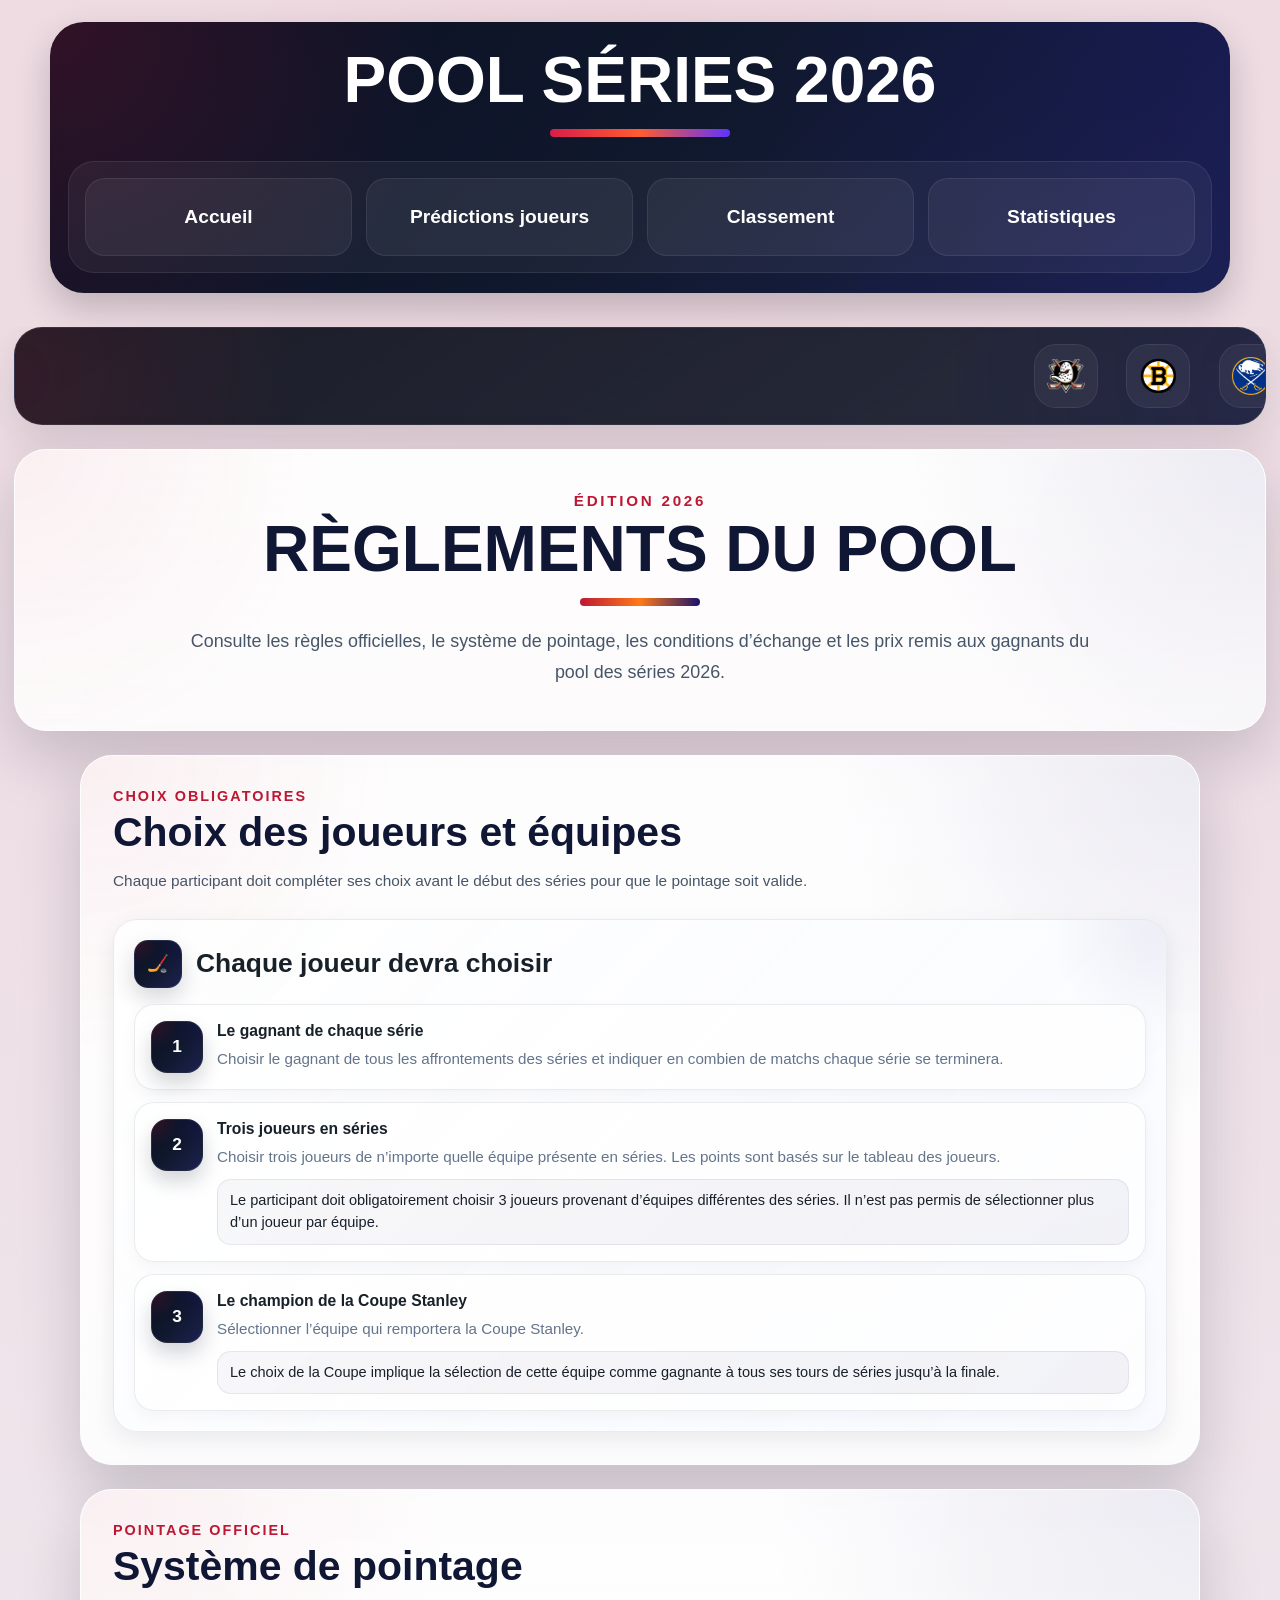
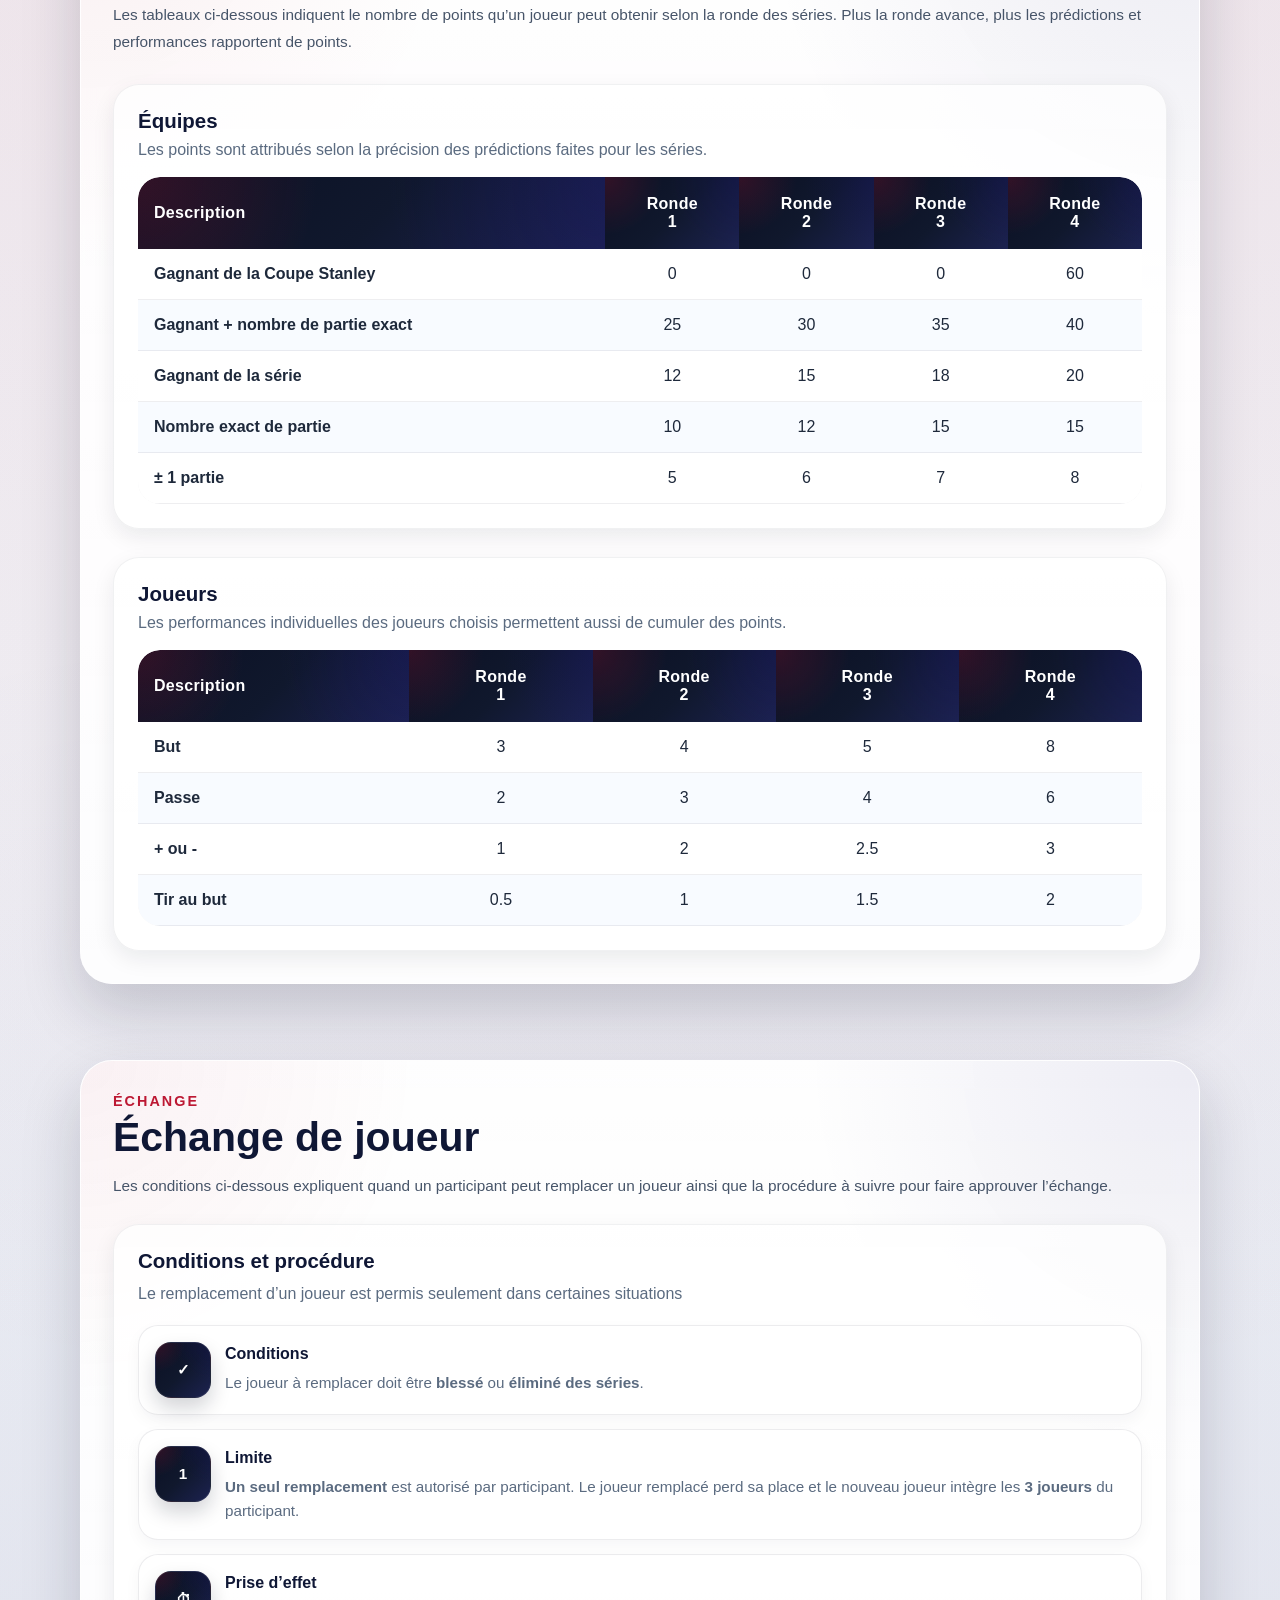
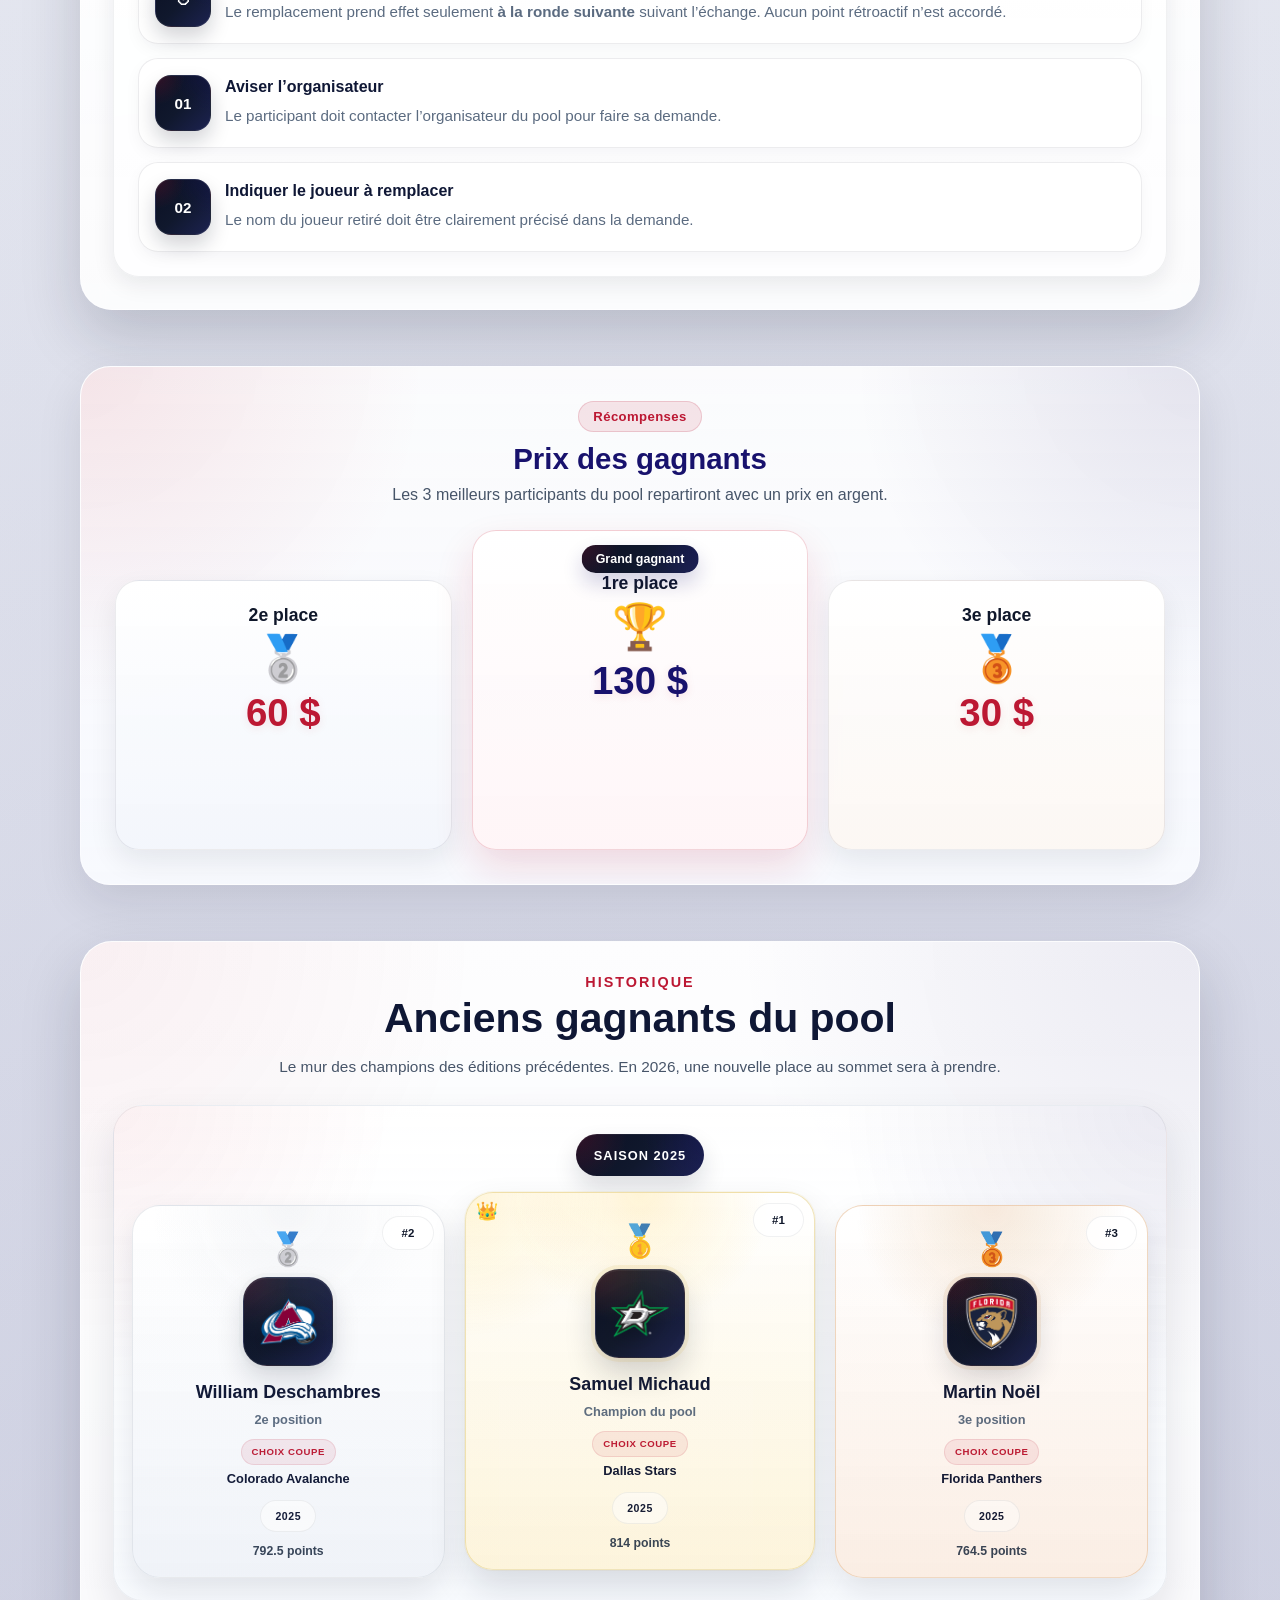
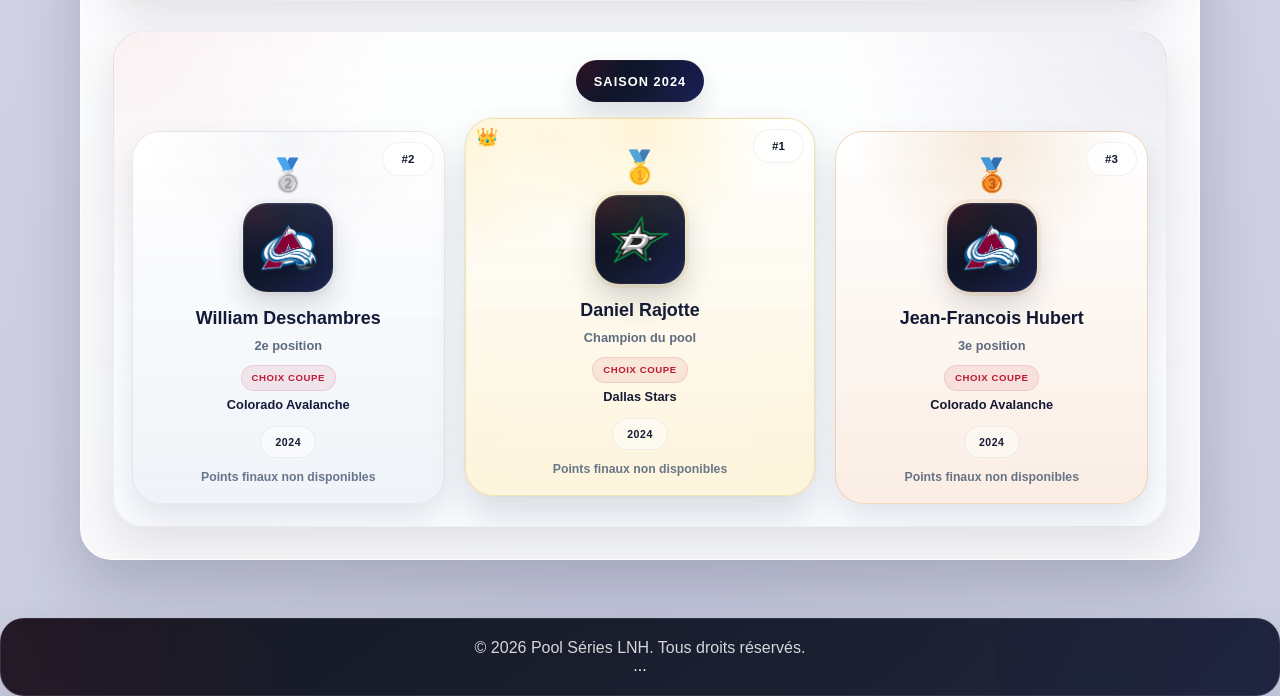
<file: index.html>
<!DOCTYPE html>
<html lang="fr">
<head>
  <meta charset="UTF-8">
  <meta name="viewport" content="width=device-width, initial-scale=1.0">
  <title>Pool séries 2026</title>
  <link rel="stylesheet" href="index.css">
</head>
<body>

<header class="pool-header">
  <div class="pool-header__box">
    <h1 class="pool-header__title">POOL SÉRIES 2026</h1>
    <div class="pool-header__bar"></div>

    <nav class="pool-header__nav pool-header__nav--4">
      <a class="pool-header__link" href="index.html">Accueil</a>
      <a class="pool-header__link" href="Prediction.html">Prédictions joueurs</a>
      <a class="pool-header__link" href="classement.html">Classement</a>
      <a class="pool-header__link" href="statistiques.html">Statistiques</a>
    </nav>
  </div>
</header>

  <div class="page-zoom-shell">
    <div class="page-zoom-content">

      <div class="marquee-shell">
  <marquee class="Marquee" behavior="scroll" direction="left" scrollamount="10" loop="infinite">
    <span><a href="https://www.nhl.com/ducks/"><img src="IMAGE/32ÉQUIPES/ana.png" alt="Ducks d'Anaheim" class="IMG1"></a></span>
    <span><a href="https://www.nhl.com/bruins/"><img src="IMAGE/32ÉQUIPES/bos.png" alt="Bruins de Boston" class="IMG1"></a></span>
    <span><a href="https://www.nhl.com/sabres/"><img src="IMAGE/32ÉQUIPES/buf.png" alt="Sabres de Buffalo" class="IMG1"></a></span>
    <span><a href="https://www.nhl.com/hurricanes/"><img src="IMAGE/32ÉQUIPES/car.png" alt="Hurricanes de la Caroline" class="IMG1"></a></span>
    <span><a href="https://www.nhl.com/avalanche/"><img src="IMAGE/32ÉQUIPES/col.png" alt="Avalanche du Colorado" class="IMG1"></a></span>
    <span><a href="https://www.nhl.com/stars/"><img src="IMAGE/32ÉQUIPES/dal.png" alt="Stars de Dallas" class="IMG1"></a></span>
    <span><a href="https://www.nhl.com/oilers/"><img src="IMAGE/32ÉQUIPES/edm.png" alt="Oilers d'Edmonton" class="IMG1"></a></span>
    <span><a href="https://www.nhl.com/kings/"><img src="IMAGE/32ÉQUIPES/lak.png" alt="Kings de Los Angeles" class="IMG1"></a></span>
    <span><a href="https://www.nhl.com/wild/"><img src="IMAGE/32ÉQUIPES/min.png" alt="Wild du Minnesota" class="IMG1"></a></span>
    <span><a href="https://www.nhl.com/canadiens/"><img src="IMAGE/32ÉQUIPES/mtl.png" alt="Canadiens de Montréal" class="IMG1"></a></span>
    <span><a href="https://www.nhl.com/senators/"><img src="IMAGE/32ÉQUIPES/ott.png" alt="Sénateurs d'Ottawa" class="IMG1"></a></span>
    <span><a href="https://www.nhl.com/flyers/"><img src="IMAGE/32ÉQUIPES/phi.png" alt="Flyers de Philadelphie" class="IMG1"></a></span>
    <span><a href="https://www.nhl.com/penguins/"><img src="IMAGE/32ÉQUIPES/pit.png" alt="Penguins de Pittsburgh" class="IMG1"></a></span>
    <span><a href="https://www.nhl.com/lightning/"><img src="IMAGE/32ÉQUIPES/tbl.png" alt="Lightning de Tampa Bay" class="IMG1"></a></span>
    <span><a href="https://www.nhl.com/utah/"><img src="IMAGE/32ÉQUIPES/utah.png" alt="Mammoth de l'Utah" class="IMG1"></a></span>
    <span><a href="https://www.nhl.com/goldenknights/"><img src="IMAGE/32ÉQUIPES/vgk.png" alt="Golden Knights de Vegas" class="IMG1"></a></span>
  </marquee>
</div>

<!--
<section class="deadline-alert">
  <div class="deadline-alert__content">
    <strong>Rappel important</strong>
    <p>Vous devez faire vos choix le reste de vos prédictions pour la ronde 3 avant le <b>20 mai à 17h</b>.</p>
    <a href="Formulaire/formulaire-r3.html">Faire mes choix</a>
  </div>
</section>
-->

      <main class="home-page">
        <section class="hero-panel">
          <p class="eyebrow">Édition 2026</p>
          <h1 class="main-title">Règlements du pool</h1>
          <p class="hero-text">
            Consulte les règles officielles, le système de pointage, les conditions d’échange
            et les prix remis aux gagnants du pool des séries 2026.
          </p>
        </section>
        












<section class="reglement-section reglement-section--compact">

  <!-- Bloc intro -->

<!--
  <div class="reglement-alert reglement-alert--compact">
    <div class="reglement-alert__top">
      <div class="reglement-alert__icon">
        <svg viewBox="0 0 24 24" fill="none" stroke="#ffffff" stroke-width="2.5" stroke-linecap="round" stroke-linejoin="round">
          <path d="M10.29 3.86L1.82 18a2 2 0 001.71 3h16.94a2 2 0 001.71-3L13.71 3.86a2 2 0 00-3.42 0z"/>
          <line x1="12" y1="9" x2="12" y2="13"/>
          <line x1="12" y1="17" x2="12.01" y2="17"/>
        </svg>
      </div>

      <span class="reglement-alert__badge">Très important</span>
    </div>

    <div class="reglement-alert__content">
      <div class="reglement-alert__main">
        <h2 class="reglement-alert__title">Lisez les règlements avant de faire vos choix</h2>
        <p class="reglement-alert__text">
          Les règlements ont changé depuis la dernière édition. Même si les choix disponibles demeurent semblables,
          certaines règles ont été mises à jour. Prenez le temps de tout lire attentivement avant de soumettre vos prédictions.
        </p>
      </div>

      <div class="reglement-summary">
        <div class="reglement-summary__item">
          <span class="reglement-summary__label">Maximum</span>
          <strong>2 entrées</strong>
        </div>

        <div class="reglement-summary__item">
          <span class="reglement-summary__label">Tarif</span>
          <strong>10 $ / entrée</strong>
        </div>

        <div class="reglement-summary__item">
          <span class="reglement-summary__label">Pointage</span>
          <strong>Indépendant</strong>
        </div>
      </div>
    </div>
  </div>
-->


  <!-- Soumettre -->
   <!--
  <div class="reglement-submit-compact">
    <div class="reglement-submit-compact__head">
      <span class="reglement-submit-compact__label">Soumettre vos choix</span>
      <h3 class="reglement-submit-compact__title">Deux façons de participer</h3>
      <p class="reglement-submit-compact__sub">
        Vous pouvez envoyer vos choix depuis le formulaire principal ou depuis la section Prédictions.
      </p>
    </div>

    <div class="reglement-submit-compact__grid">

  <a href="index.html" class="reglement-submit-option reglement-submit-option--link">
    <strong>Formulaire en haut de la page</strong>
    <span>Accessible depuis le menu principal du site.</span>
  </a>

  <a href="#participer" class="reglement-submit-option reglement-submit-option--link">
    <strong>Section Prédictions</strong>
    <span>Disponible sur la page dédiée du pool.</span>
  </a>

</div>

    <p class="reglement-note">
      <strong>Rappel :</strong> vos choix doivent être complétés avant le début des séries pour être valides.
    </p>
  </div>

</section>




<section class="pool-cta">
  <div class="pool-cta__box">
    <h2>Prédictions ronde 2</h2>
    <p>Les participants peuvent maintenant remplir leurs choix pour la ronde 2 et faire leur échange de joueur au besoin.</p>

    <a href="Formulaire/formulaire-r2.html" class="pool-cta__btn">
      Faire mes choix de ronde 2
    </a>
  </div>
</section>

-->





        <section class="content-grid">
   <article class="panel panel--intro">
  <div class="section-heading">
    <p class="section-kicker">Choix obligatoires</p>
    <h2 class="section-title">Choix des joueurs et équipes</h2>
    <p class="section-text section-text--intro">
      Chaque participant doit compléter ses choix avant le début des séries pour que le pointage soit valide.
    </p>
  </div>

  <div class="choice-section">
    <div class="choice-section__top">
      <div class="choice-section__icon">🏒</div>
      <div>
        <h3 class="choice-section__title">Chaque joueur devra choisir</h3>
      </div>
    </div>

    <ol class="choice-list">
      <li class="choice-item">
        <span class="choice-item__number">1</span>
        <div class="choice-item__content">
          <strong>Le gagnant de chaque série</strong>
          <p>
            Choisir le gagnant de tous les affrontements des séries et indiquer en combien de matchs chaque série se terminera.
          </p>
        </div>
      </li>

     

      <li class="choice-item">
        <span class="choice-item__number">2</span>
        <div class="choice-item__content">
          <strong>Trois joueurs en séries</strong>
          <p>
            Choisir trois joueurs de n’importe quelle équipe présente en séries. Les points sont basés sur le tableau des joueurs.
          </p>
          <div class="choice-note">
          Le participant doit obligatoirement choisir 3 joueurs provenant d’équipes différentes des séries.
  Il n’est pas permis de sélectionner plus d’un joueur par équipe.
          </div>
        </div>
      </li>


       <li class="choice-item">
        <span class="choice-item__number">3</span>
        <div class="choice-item__content">
          <strong>Le champion de la Coupe Stanley</strong>
          <p>
            Sélectionner l’équipe qui remportera la Coupe Stanley.
          </p>
          <div class="choice-note">
            Le choix de la Coupe implique la sélection de cette équipe comme gagnante à tous ses tours de séries jusqu’à la finale.
          </div>
        </div>
      </li>
    </ol>
  </div>
</article>

          <article class="panel panel--tables">
            <div class="section-heading">
              <p class="section-kicker">Pointage officiel</p>
              <h2 class="section-title">Système de pointage</h2>
              <p class="section-text">
                Les tableaux ci-dessous indiquent le nombre de points qu’un joueur peut obtenir selon la ronde des séries.
                Plus la ronde avance, plus les prédictions et performances rapportent de points.
              </p>
            </div>

            <div class="table-card">
              <div class="table-card__head">
                <h3>Équipes</h3>
                <p>
                  Les points sont attribués selon la précision des prédictions faites pour les séries.
                </p>
              </div>

              <div class="table-scale">
              <div class="table-wrap">
                <table class="modern-table">
                  <thead>
                    <tr>
                      <th>Description</th>
                      <th>Ronde<br>1</th>
                      <th>Ronde<br>2</th>
                      <th>Ronde<br>3</th>
                      <th>Ronde<br>4</th>
                    </tr>
                  </thead>
                  <tbody>
                    <tr><td>Gagnant de la Coupe Stanley</td><td>0</td><td>0</td><td>0</td><td>60</td></tr>
                    <tr><td>Gagnant + nombre de partie exact</td><td>25</td><td>30</td><td>35</td><td>40</td></tr>
                    <tr><td>Gagnant de la série</td><td>12</td><td>15</td><td>18</td><td>20</td></tr>
                    <tr><td>Nombre exact de partie</td><td>10</td><td>12</td><td>15</td><td>15</td></tr>
                    <tr><td>± 1 partie</td><td>5</td><td>6</td><td>7</td><td>8</td></tr>
                  </tbody>
                </table>
              </div>
            </div>
          </div>
   
          
            <div class="table-card">
              <div class="table-card__head">
                <h3>Joueurs</h3>
                <p>
                  Les performances individuelles des joueurs choisis permettent aussi de cumuler des points.
                </p>
              </div>

              <div class="table-scale">
              <div class="table-wrap">
                <table class="modern-table">
                  <thead>
                    <tr>
                      <th>Description</th>
                      <th>Ronde<br>1</th>
                      <th>Ronde<br>2</th>
                      <th>Ronde<br>3</th>
                      <th>Ronde<br>4</th>
                    </tr>
                  </thead>
                  <tbody>
                    <tr><td>But</td><td>3</td><td>4</td><td>5</td><td>8</td></tr>
                    <tr><td>Passe</td><td>2</td><td>3</td><td>4</td><td>6</td></tr>
                    <tr><td>+ ou -</td><td>1</td><td>2</td><td>2.5</td><td>3</td></tr>
                    <tr><td>Tir au but</td><td>0.5</td><td>1</td><td>1.5</td><td>2</td></tr>
                  </tbody>
                </table>
              </div>
            </div>
            </div>
          </article>
        </section>

   <section class="exchange-section exchange-section--table-style" id="echanges-joueurs">
  <div class="exchange-panel">
    <div class="section-heading">
      <p class="section-kicker">Échange</p>
      <h2 class="section-title">Échange de joueur</h2>
      <p class="section-text">Les conditions ci-dessous expliquent quand un participant peut remplacer un joueur
      ainsi que la procédure à suivre pour faire approuver l’échange.</p>
    </div>

    <div class="exchange-card-white">
      <div class="exchange-card-white__head">
        <h3>Conditions et procédure</h3>
        <p>Le remplacement d’un joueur est permis seulement dans certaines situations</p>
      </div>

      <div class="exchange-rule-list">
        <div class="exchange-rule-item">
          <div class="exchange-rule-item__icon">✓</div>
          <div class="exchange-rule-item__content">
            <h4>Conditions</h4>
            <p>
              Le joueur à remplacer doit être <strong>blessé</strong> ou
              <strong>éliminé des séries</strong>.
            </p>
          </div>
        </div>

        <div class="exchange-rule-item">
          <div class="exchange-rule-item__icon">1</div>
          <div class="exchange-rule-item__content">
            <h4>Limite</h4>
            <p>
              <strong>Un seul remplacement</strong> est autorisé par participant.
              Le joueur remplacé perd sa place et le nouveau joueur intègre les
              <strong>3 joueurs</strong> du participant.
            </p>
          </div>
        </div>

        <div class="exchange-rule-item">
          <div class="exchange-rule-item__icon">⏱</div>
          <div class="exchange-rule-item__content">
            <h4>Prise d’effet</h4>
            <p>
              Le remplacement prend effet seulement <strong>à la ronde suivante</strong>
              suivant l’échange. Aucun point rétroactif n’est accordé.
            </p>
          </div>
        </div>

        <div class="exchange-rule-item">
          <div class="exchange-rule-item__icon">01</div>
          <div class="exchange-rule-item__content">
            <h4>Aviser l’organisateur</h4>
            <p>
              Le participant doit contacter l’organisateur du pool pour faire sa demande.
            </p>
          </div>
        </div>

        <div class="exchange-rule-item">
          <div class="exchange-rule-item__icon">02</div>
          <div class="exchange-rule-item__content">
            <h4>Indiquer le joueur à remplacer</h4>
            <p>
              Le nom du joueur retiré doit être clairement précisé dans la demande.
            </p>
          </div>
        </div>
      </div>
    </div>
  </div>
</section>


<!--
        <section class="pool-cta" id="participer">
  <div class="pool-cta__inner">
    <span class="pool-cta__badge">Pool des séries</span>
    <h2>Prêt à faire tes prédictions&nbsp;?</h2>
    <p>
      Une fois les règlements lus, clique ci-dessous pour remplir tes choix
      de la Coupe Stanley, des joueurs et de chaque affrontement.
    </p>

    <div class="pool-cta__actions">
      <a href="formulaire.html" class="pool-cta__btn pool-cta__btn--primary">
        Faire mes prédictions
      </a>
    </div>
  </div>
</section>

-->






<!-- =================================================
     PRIX DES GAGNANTS
     ================================================= -->
    
<section class="prizes-section" id="prix-gagnants">
  <div class="prizes-shell">
    <div class="prizes-head">
      <span class="prizes-badge">Récompenses</span>
      <h2>Prix des gagnants</h2>
      <p>
        Les 3 meilleurs participants du pool repartiront avec un prix en argent.
      </p>
    </div>

    <div class="prizes-grid">
      
      <article class="prize-card prize-card--second">
        <div class="prize-rank">2e place</div>
        <div class="prize-icon">🥈</div>
        <div class="prize-amount">60 $</div>
      </article>

     
      <article class="prize-card prize-card--first">
        <div class="prize-top">Grand gagnant</div>
        <div class="prize-rank">1re place</div>
        <div class="prize-icon">🏆</div>
        <div class="prize-amount">130 $</div>
      </article>

     
      <article class="prize-card prize-card--third">
        <div class="prize-rank">3e place</div>
        <div class="prize-icon">🥉</div>
        <div class="prize-amount">30 $</div>
      </article>
    </div>
  </div>
</section>









        <section class="panel past-winners">
          <div class="section-heading section-heading--center">
            <p class="section-kicker">Historique</p>
            <h2 class="section-title">Anciens gagnants du pool</h2>
            <p class="section-text">
              Le mur des champions des éditions précédentes. En 2026, une nouvelle place au sommet sera à prendre.
            </p>
          </div>

          <div class="hall-season">
            <div class="hall-season__top">
              <span class="hall-season__badge">Saison 2025</span>
            </div>

            <div class="podium-showcase">
              <article class="podium-card podium-card--silver">
                <div class="podium-card__place">#2</div>
                <div class="podium-card__medal">🥈</div>
                <div class="podium-card__team">
                  <img src="IMAGE/32ÉQUIPES/col.png" alt="Colorado Avalanche">
                </div>
                <h3>William Deschambres</h3>
                <p>2e position</p>
                <div class="podium-card__meta">
                  <span class="podium-tag">Choix coupe</span>
                  <strong>Colorado Avalanche</strong>
                </div>
                <span class="podium-card__year">2025</span>
                <small class="podium-card__points">792.5 points</small>
              </article>

              <article class="podium-card podium-card--gold podium-card--main">
                <div class="podium-card__place">#1</div>
                <div class="podium-card__crown">👑</div>
                <div class="podium-card__medal">🥇</div>
                <div class="podium-card__team">
                  <img src="IMAGE/32ÉQUIPES/dal.png" alt="Dallas Stars">
                </div>
                <h3>Samuel Michaud</h3>
                <p>Champion du pool</p>
                <div class="podium-card__meta">
                  <span class="podium-tag">Choix coupe</span>
                  <strong>Dallas Stars</strong>
                </div>
                <span class="podium-card__year">2025</span>
                <small class="podium-card__points">814 points</small>
              </article>

              <article class="podium-card podium-card--bronze">
                <div class="podium-card__place">#3</div>
                <div class="podium-card__medal">🥉</div>
                <div class="podium-card__team">
                  <img src="IMAGE/32ÉQUIPES/fla.png" alt="Florida Panthers">
                </div>
                <h3>Martin Noël</h3>
                <p>3e position</p>
                <div class="podium-card__meta">
                  <span class="podium-tag">Choix coupe</span>
                  <strong>Florida Panthers</strong>
                </div>
                <span class="podium-card__year">2025</span>
                <small class="podium-card__points">764.5 points</small>
              </article>
            </div>
          </div>

          <div class="hall-seasons">
            <div class="hall-season">
              <div class="hall-season__top">
                <span class="hall-season__badge">Saison 2024</span>
              </div>

              <div class="podium-showcase">
                <article class="podium-card podium-card--silver">
                  <div class="podium-card__place">#2</div>
                  <div class="podium-card__medal">🥈</div>
                  <div class="podium-card__team">
                    <img src="IMAGE/32ÉQUIPES/col.png" alt="Colorado Avalanche">
                  </div>
                  <h3>William Deschambres</h3>
                  <p>2e position</p>
                  <div class="podium-card__meta">
                    <span class="podium-tag">Choix coupe</span>
                    <strong>Colorado Avalanche</strong>
                  </div>
                  <span class="podium-card__year">2024</span>
                  <small class="podium-card__points podium-card__points--muted">Points finaux non disponibles</small>
                </article>

                <article class="podium-card podium-card--gold podium-card--main">
                  <div class="podium-card__place">#1</div>
                  <div class="podium-card__crown">👑</div>
                  <div class="podium-card__medal">🥇</div>
                  <div class="podium-card__team">
                    <img src="IMAGE/32ÉQUIPES/dal.png" alt="Dallas Stars">
                  </div>
                  <h3>Daniel Rajotte</h3>
                  <p>Champion du pool</p>
                  <div class="podium-card__meta">
                    <span class="podium-tag">Choix coupe</span>
                    <strong>Dallas Stars</strong>
                  </div>
                  <span class="podium-card__year">2024</span>
                  <small class="podium-card__points podium-card__points--muted">Points finaux non disponibles</small>
                </article>

                <article class="podium-card podium-card--bronze">
                  <div class="podium-card__place">#3</div>
                  <div class="podium-card__medal">🥉</div>
                  <div class="podium-card__team">
                    <img src="IMAGE/32ÉQUIPES/col.png" alt="Colorado Avalanche">
                  </div>
                  <h3>Jean-Francois Hubert</h3>
                  <p>3e position</p>
                  <div class="podium-card__meta">
                    <span class="podium-tag">Choix coupe</span>
                    <strong>Colorado Avalanche</strong>
                  </div>
                  <span class="podium-card__year">2024</span>
                  <small class="podium-card__points podium-card__points--muted">Points finaux non disponibles</small>
                </article>
              </div>
            </div>
          </div>
        </section>
      </main>
   </div>
  </div>
</body>






      <footer>
        <p>&copy; 2026 Pool Séries LNH. Tous droits réservés.</p>
        <a href="Formulaire/sondage.html">...</a>
      </footer>

 

</html>
</file>
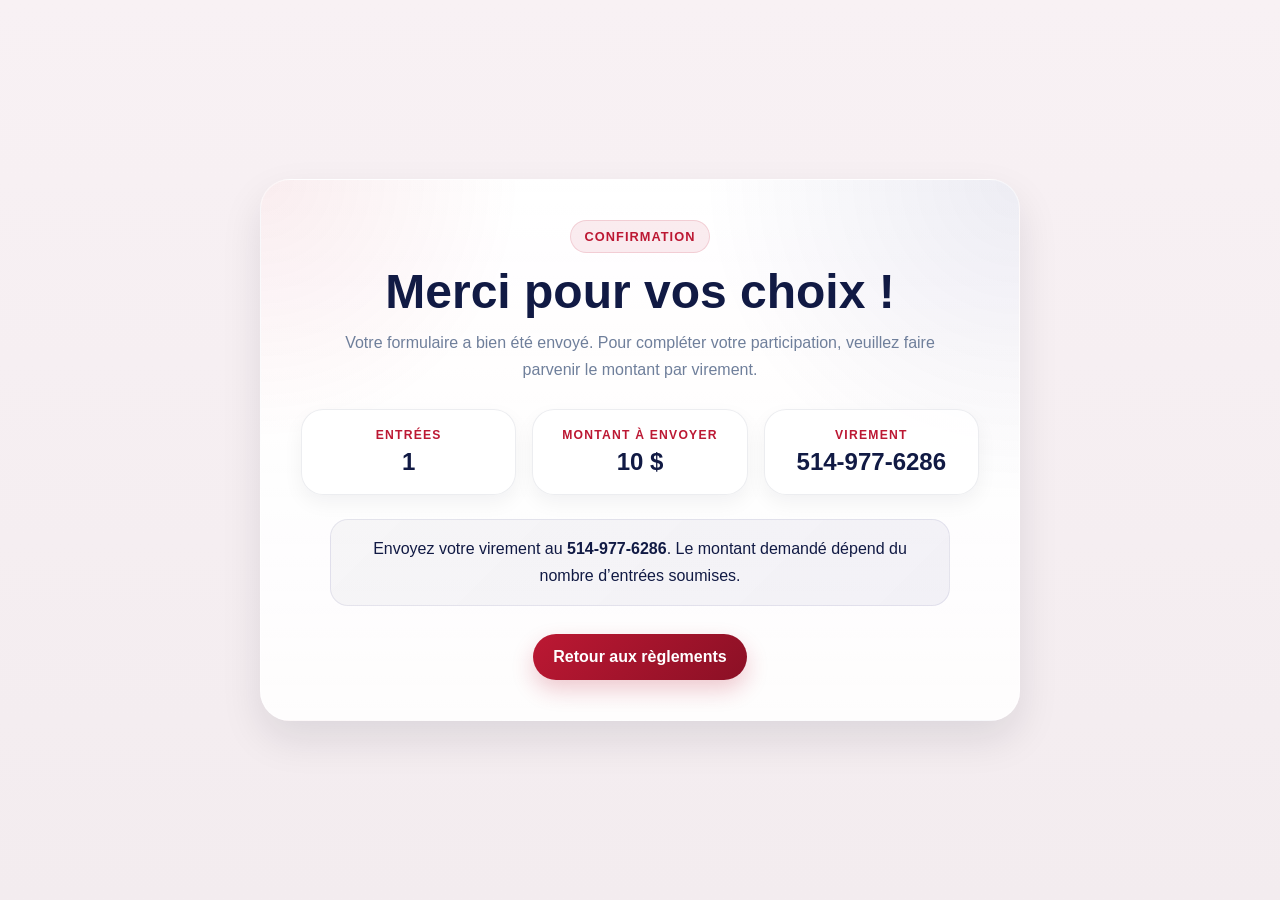
<file: Formulaire/merci.html>
<!DOCTYPE html>
<html lang="fr">
<head>
  <meta charset="UTF-8" />
  <meta name="viewport" content="width=device-width, initial-scale=1.0" />
  <title>Merci pour vos choix</title>
  <style>
    :root {
      --primary: #bc1833;
      --dark: #111a44;
      --muted: #6f7f9b;
      --bg: #f6eff2;
      --panel: rgba(255,255,255,0.88);
      --panel-border: rgba(255,255,255,0.55);
    }

    * {
      box-sizing: border-box;
    }

    body {
      margin: 0;
      font-family: "Segoe UI", Tahoma, Geneva, Verdana, sans-serif;
      background: linear-gradient(180deg, #f8f1f4 0%, #f3ecef 100%);
      color: var(--dark);
    }

    .thanks-wrap {
      min-height: 100vh;
      display: grid;
      place-items: center;
      padding: 24px;
    }

    .thanks-card {
      width: min(760px, 100%);
      padding: clamp(26px, 4vw, 40px);
      border-radius: 30px;
      background:
        radial-gradient(circle at top left, rgba(188,24,51,0.08), transparent 28%),
        radial-gradient(circle at top right, rgba(24,18,109,0.08), transparent 34%),
        linear-gradient(180deg, rgba(255,255,255,0.95), rgba(255,255,255,0.86));
      border: 1px solid var(--panel-border);
      box-shadow: 0 18px 40px rgba(15, 23, 42, 0.10);
      text-align: center;
    }

    .thanks-badge {
      display: inline-block;
      margin-bottom: 14px;
      padding: 8px 14px;
      border-radius: 999px;
      background: rgba(188,24,51,0.08);
      border: 1px solid rgba(188,24,51,0.14);
      color: var(--primary);
      font-size: 0.8rem;
      font-weight: 900;
      text-transform: uppercase;
      letter-spacing: 0.08em;
    }

    .thanks-title {
      margin: 0 0 12px;
      font-size: clamp(2rem, 4vw, 3rem);
      line-height: 1.05;
      color: var(--dark);
    }

    .thanks-text {
      margin: 0 auto 26px;
      max-width: 620px;
      font-size: 1rem;
      line-height: 1.7;
      color: var(--muted);
    }

    .thanks-grid {
      display: grid;
      grid-template-columns: repeat(3, 1fr);
      gap: 16px;
      margin-bottom: 24px;
    }

    .thanks-box {
      padding: 18px;
      border-radius: 22px;
      background: rgba(255,255,255,0.82);
      border: 1px solid rgba(17,26,68,0.08);
      box-shadow: 0 8px 20px rgba(15,23,42,0.05);
    }

    .thanks-box__label {
      display: block;
      margin-bottom: 6px;
      font-size: 0.76rem;
      font-weight: 900;
      text-transform: uppercase;
      letter-spacing: 0.1em;
      color: var(--primary);
    }

    .thanks-box__value {
      font-size: clamp(1.1rem, 2vw, 1.5rem);
      font-weight: 900;
      color: var(--dark);
    }

    .thanks-note {
      margin: 0 auto 28px;
      max-width: 620px;
      padding: 16px 18px;
      border-radius: 18px;
      background: linear-gradient(135deg, rgba(10,16,32,0.03), rgba(24,18,109,0.05));
      border: 1px solid rgba(24,18,109,0.08);
      color: var(--dark);
      line-height: 1.65;
    }

    .thanks-actions {
      display: flex;
      justify-content: center;
      gap: 12px;
      flex-wrap: wrap;
    }

    .thanks-btn {
      display: inline-flex;
      align-items: center;
      justify-content: center;
      min-width: 180px;
      padding: 14px 20px;
      border-radius: 999px;
      text-decoration: none;
      font-weight: 800;
      transition: transform 0.18s ease, box-shadow 0.18s ease;
    }

    .thanks-btn--primary {
      color: #fff;
      background: linear-gradient(135deg, #bc1833 0%, #8b1025 100%);
      box-shadow: 0 10px 22px rgba(188,24,51,0.22);
    }

    .thanks-btn--secondary {
      color: var(--dark);
      background: rgba(255,255,255,0.82);
      border: 1px solid rgba(17,26,68,0.08);
    }

    .thanks-btn:hover {
      transform: translateY(-2px);
    }

    @media (max-width: 700px) {
      .thanks-grid {
        grid-template-columns: 1fr;
      }
    }
  </style>
</head>
<body>
  <main class="thanks-wrap">
    <section class="thanks-card">
      <span class="thanks-badge">Confirmation</span>
      <h1 class="thanks-title">Merci pour vos choix !</h1>
      <p class="thanks-text">
        Votre formulaire a bien été envoyé. Pour compléter votre participation, veuillez faire parvenir le montant par virement.
      </p>

      <div class="thanks-grid">
        <div class="thanks-box">
          <span class="thanks-box__label">Entrées</span>
          <div class="thanks-box__value" id="entriesValue">1</div>
        </div>

        <div class="thanks-box">
          <span class="thanks-box__label">Montant à envoyer</span>
          <div class="thanks-box__value" id="amountValue">10 $</div>
        </div>

        <div class="thanks-box">
          <span class="thanks-box__label">Virement</span>
          <div class="thanks-box__value">514-977-6286</div>
        </div>
      </div>

      <div class="thanks-note">
        Envoyez votre virement au <strong>514-977-6286</strong>.
        Le montant demandé dépend du nombre d’entrées soumises.
      </div>

      <div class="thanks-actions">
        <a href="index.html" class="thanks-btn thanks-btn--primary">Retour aux règlements</a>
      </div>
    </section>
  </main>

  <script>
    (function () {
      const params = new URLSearchParams(window.location.search);
      const amount = parseInt(params.get('amount'), 10);
      const entries = parseInt(params.get('entries'), 10);

      document.getElementById('amountValue').textContent =
        amount === 20 ? '20 $' : '10 $';

      document.getElementById('entriesValue').textContent =
        entries === 2 ? '2' : '1';
    })();
  </script>
</body>
</html>
</file>
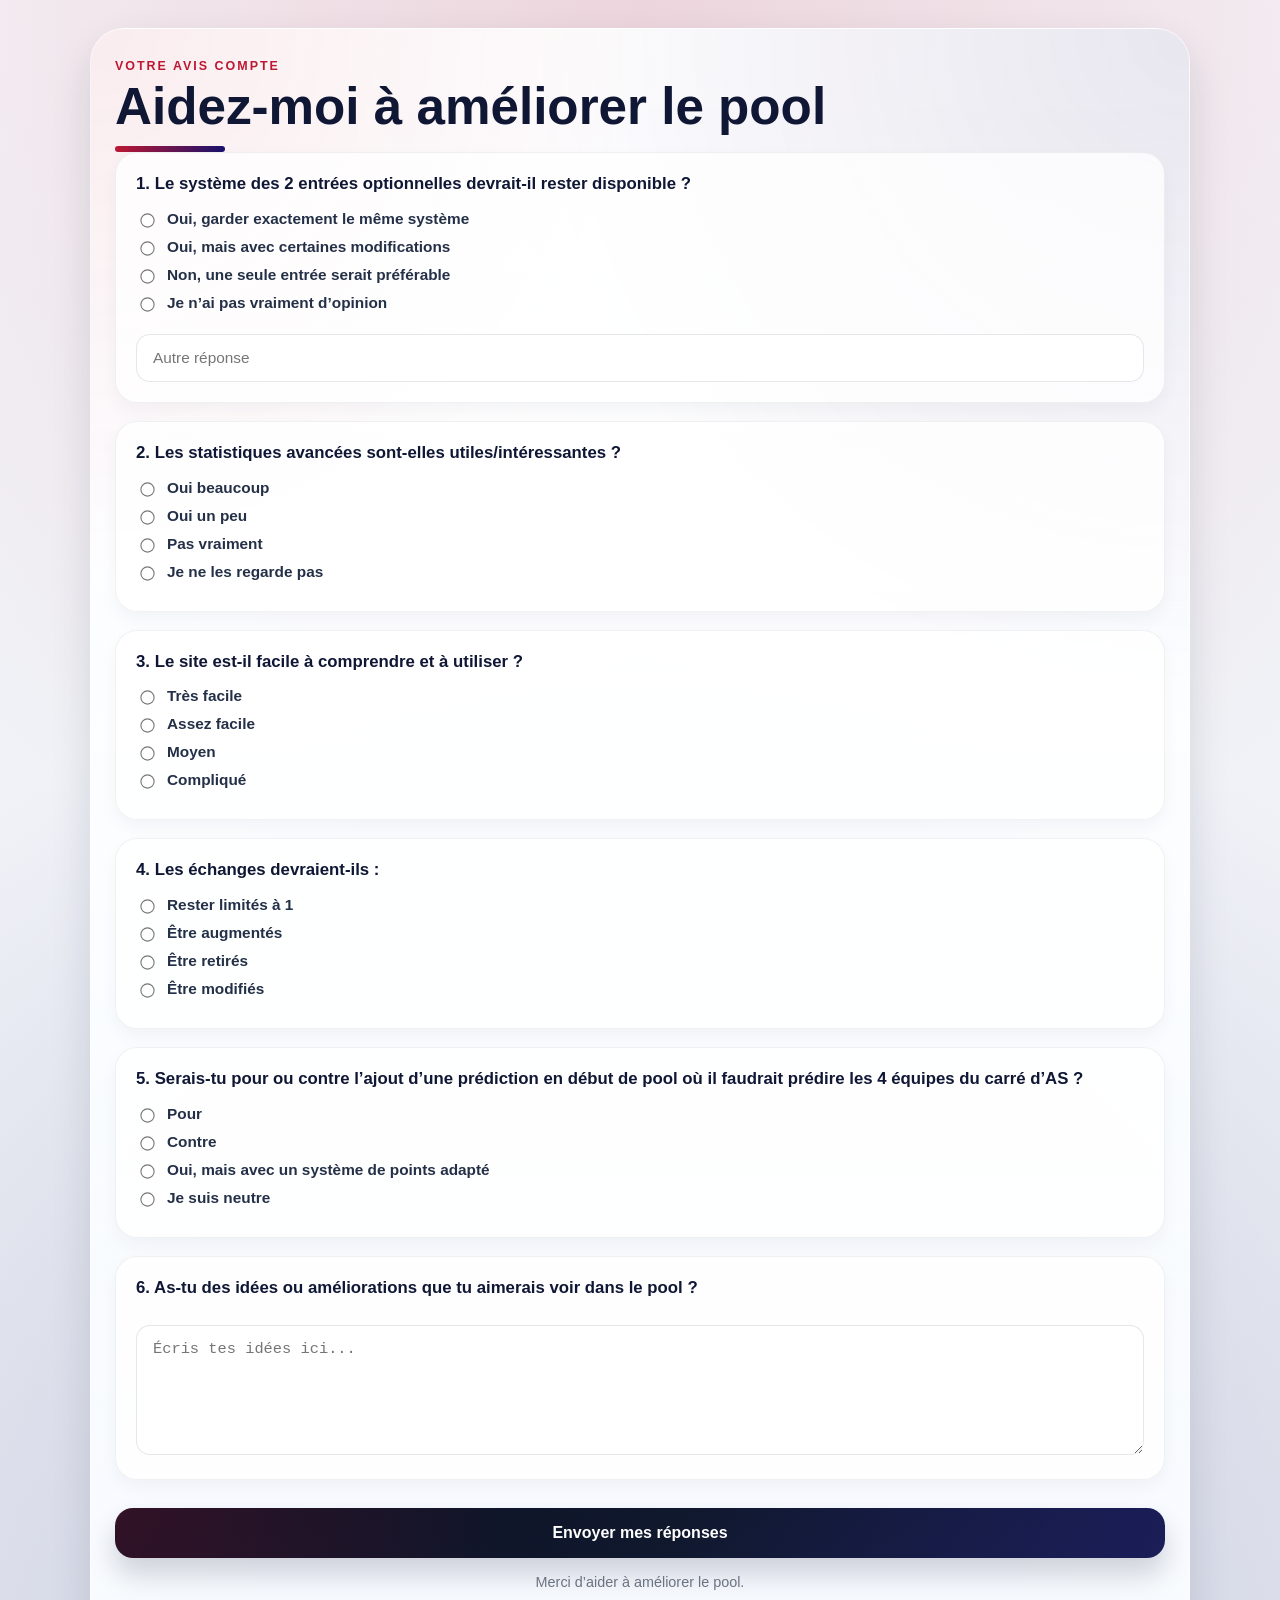
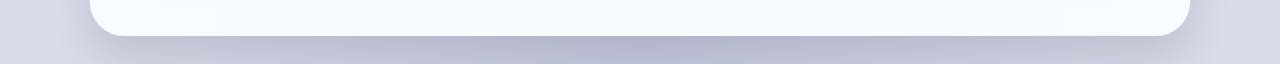
<file: Formulaire/sondage.html>
<!DOCTYPE html>
<html lang="fr">
<head>
  <meta charset="UTF-8">
  <meta name="viewport" content="width=device-width, initial-scale=1.0">
  <title>Sondage - Pool Séries 2026</title>

  <style>
:root {
  --primary: #bc1833;
  --secondary: #18126d;
  --white: #ffffff;
  --text: #111827;
  --muted: #5b6475;
}

* {
  box-sizing: border-box;
}

body {
  margin: 0;
  padding: 0;
  font-family: "Segoe UI", Tahoma, Geneva, Verdana, sans-serif;
  background:
    radial-gradient(circle at top, rgba(188,24,51,0.15), transparent 55%),
    radial-gradient(circle at bottom, rgba(24,18,109,0.18), transparent 60%),
    linear-gradient(180deg,#f5f6fa,#e9edf3);
  overflow-x: hidden;
  color: var(--text);
}

.survey-page {
  width: min(1100px, calc(100% - 24px));
  margin: 28px auto;
}

.survey-card {
  position: relative;
  overflow: hidden;
  padding: 30px 24px;
  border-radius: 34px;
  background:
    radial-gradient(circle at top left, rgba(188,24,51,.08), transparent 28%),
    radial-gradient(circle at top right, rgba(24,18,109,.10), transparent 34%),
    linear-gradient(180deg, rgba(255,255,255,.94), rgba(248,251,255,.98));
  border: 1px solid rgba(255,255,255,.55);
  box-shadow: 0 18px 40px rgba(15,23,42,.12);
}

.kicker {
  margin: 0 0 8px;
  color: var(--primary);
  font-size: .78rem;
  font-weight: 900;
  letter-spacing: .16em;
  text-transform: uppercase;
}

h1 {
  margin: 0;
  color: #0f1735;
  font-size: clamp(2rem, 4vw, 3.2rem);
  font-weight: 900;
  line-height: 1;
}

h1::after {
  content: "";
  display: block;
  width: 110px;
  height: 6px;
  margin-top: 14px;
  border-radius: 999px;
  background: linear-gradient(90deg, #bc1833, #18126d);
}

.intro {
  max-width: 780px;
  margin: 18px 0 30px;
  color: var(--muted);
  line-height: 1.65;
  font-size: .98rem;
}

.question {
  margin-bottom: 18px;
  padding: 20px;
  border-radius: 22px;
  background: rgba(255,255,255,.76);
  border: 1px solid rgba(15,23,42,.06);
  box-shadow: 0 8px 18px rgba(15,23,42,.04);
}

.question h2 {
  margin: 0 0 14px;
  color: #0f1735;
  font-size: 1.05rem;
  font-weight: 850;
  line-height: 1.35;
}

label {
  display: flex;
  align-items: center;
  gap: 10px;
  margin: 10px 0;
  color: #243047;
  font-size: .96rem;
  font-weight: 600;
  cursor: pointer;
}

input[type="radio"] {
  accent-color: #bc1833;
  transform: scale(1.1);
}

textarea,
input[type="text"] {
  width: 100%;
  margin-top: 12px;
  padding: 14px 16px;
  border-radius: 14px;
  border: 1px solid rgba(15,23,42,.10);
  background: rgba(255,255,255,.92);
  color: #111827;
  font-size: .96rem;
  outline: none;
}

textarea:focus,
input[type="text"]:focus {
  border-color: rgba(188,24,51,.45);
  box-shadow: 0 0 0 4px rgba(188,24,51,.08);
}

textarea {
  min-height: 130px;
  resize: vertical;
}

.submit-btn {
  width: 100%;
  border: none;
  border-radius: 18px;
  padding: 16px;
  margin-top: 10px;
  background:
    radial-gradient(circle at top left, rgba(188,24,51,.22), transparent 38%),
    radial-gradient(circle at top right, rgba(24,18,109,.28), transparent 46%),
    linear-gradient(135deg, #0b1023 0%, #10182d 52%, #1c2250 100%);
  color: #fff;
  font-size: 1rem;
  font-weight: 900;
  cursor: pointer;
  transition: transform .2s ease, box-shadow .2s ease;
  box-shadow: 0 16px 28px rgba(15,23,42,.18);
}

.submit-btn:hover {
  transform: translateY(-3px);
  box-shadow: 0 20px 34px rgba(15,23,42,.24);
}

.small-note {
  margin-top: 16px;
  text-align: center;
  color: #6b7280;
  font-size: .9rem;
}

@media (max-width: 768px) {
  .survey-page {
    width: calc(100% - 14px);
    margin: 14px auto;
  }

  .survey-card {
    padding: 22px 14px;
    border-radius: 24px;
  }

  .question {
    padding: 16px;
    border-radius: 18px;
  }

  h1 {
    font-size: 2rem;
  }

  label {
    font-size: .9rem;
  }
}
</style>
</head>

<body>

  <main class="survey-page">
  <section class="survey-card">
    <p class="kicker">Votre avis compte</p>
    <h1>Aidez-moi à améliorer le pool</h1>

    <form action="traitement-sondage.php" method="POST">

      <div class="question">
        <h2>1. Le système des 2 entrées optionnelles devrait-il rester disponible ?</h2>

        <label><input type="radio" name="entrees_optionnelles" value="Garder exactement le même système"> Oui, garder exactement le même système</label>
        <label><input type="radio" name="entrees_optionnelles" value="Avec certaines modifications"> Oui, mais avec certaines modifications</label>
        <label><input type="radio" name="entrees_optionnelles" value="Une seule entrée préférable"> Non, une seule entrée serait préférable</label>
        <label><input type="radio" name="entrees_optionnelles" value="Pas d'opinion"> Je n’ai pas vraiment d’opinion</label>

        <input type="text" name="entrees_autre" placeholder="Autre réponse">
      </div>

      <div class="question">
        <h2>2. Les statistiques avancées sont-elles utiles/intéressantes ?</h2>

        <label><input type="radio" name="stats_avancees" value="Oui beaucoup"> Oui beaucoup</label>
        <label><input type="radio" name="stats_avancees" value="Oui un peu"> Oui un peu</label>
        <label><input type="radio" name="stats_avancees" value="Pas vraiment"> Pas vraiment</label>
        <label><input type="radio" name="stats_avancees" value="Je ne les regarde pas"> Je ne les regarde pas</label>
      </div>

      <div class="question">
        <h2>3. Le site est-il facile à comprendre et à utiliser ?</h2>

        <label><input type="radio" name="facilite_site" value="Très facile"> Très facile</label>
        <label><input type="radio" name="facilite_site" value="Assez facile"> Assez facile</label>
        <label><input type="radio" name="facilite_site" value="Moyen"> Moyen</label>
        <label><input type="radio" name="facilite_site" value="Compliqué"> Compliqué</label>
      </div>

      <div class="question">
        <h2>4. Les échanges devraient-ils :</h2>

        <label><input type="radio" name="echanges" value="Rester limités à 1"> Rester limités à 1</label>
        <label><input type="radio" name="echanges" value="Être augmentés"> Être augmentés</label>
        <label><input type="radio" name="echanges" value="Être retirés"> Être retirés</label>
        <label><input type="radio" name="echanges" value="Être modifiés"> Être modifiés</label>
      </div>

      <div class="question">
        <h2>5. Serais-tu pour ou contre l’ajout d’une prédiction en début de pool où il faudrait prédire les 4 équipes du carré d’AS ?</h2>

        <label><input type="radio" name="carre_as" value="Pour"> Pour</label>
        <label><input type="radio" name="carre_as" value="Contre"> Contre</label>
        <label><input type="radio" name="carre_as" value="Oui avec système de points adapté"> Oui, mais avec un système de points adapté</label>
        <label><input type="radio" name="carre_as" value="Neutre"> Je suis neutre</label>
      </div>

      <div class="question">
        <h2>6. As-tu des idées ou améliorations que tu aimerais voir dans le pool ?</h2>

        <textarea name="ameliorations" placeholder="Écris tes idées ici..."></textarea>
      </div>

      <button type="submit" class="submit-btn">Envoyer mes réponses</button>

      <p class="small-note">
        Merci d’aider à améliorer le pool.
      </p>

    </form>
  </section>
</main>

</body>
</html>
</file>
<file: index.css>
:root {
  --bg-dark: #0a1020;
  --bg-dark-2: #10172b;

  --panel: rgba(255, 255, 255, 0.88);
  --panel-strong: rgba(255, 255, 255, 0.94);

  --text: #18202a;
  --muted: #64748b;
  --line: rgba(15, 23, 42, 0.08);

  --primary: #bc1833;
  --primary-dark: #8f1126;
  --secondary: #18126d;
  --secondary-soft: #2b2394;
  --accent: #ff7a18;

  --white: #ffffff;

  --shadow-sm: 0 8px 22px rgba(15, 23, 42, 0.08);
  --shadow-md: 0 18px 40px rgba(15, 23, 42, 0.12);
  --shadow-lg: 0 26px 60px rgba(15, 23, 42, 0.18);

  --radius-sm: 14px;
  --radius-md: 22px;
  --radius-lg: 30px;

  --max-width: 1600px;
  --content-width: min(var(--max-width), calc(100% - 28px));
}

*,
*::before,
*::after {
  box-sizing: border-box;
}

html {
  scroll-behavior: smooth;
  overflow-x: auto;
}

body {
  margin: 0;
  color: var(--white);
  font-family: "Segoe UI", Tahoma, Geneva, Verdana, sans-serif;
  background:
  radial-gradient(circle at top, rgba(188,24,51,0.15), transparent 55%),
  radial-gradient(circle at bottom, rgba(24,18,109,0.18), transparent 60%),
  linear-gradient(180deg,#f5f6fa,#e9edf3);

  min-height: 100vh;
  overflow-x: auto;
}

.page-zoom-shell {
  width: 100%;
  overflow: hidden;
}

.page-zoom-content {
  width: 100%;
}

.marquee-shell,
.home-page,
footer {
  position: relative;
  z-index: 1;
}



/* =========================================
   SECTION RÈGLEMENTS - VERSION TRÈS ÉPURÉE
========================================= */

.reglement-section {
  width: min(1120px, calc(100% - 28px));
  margin: 0 auto 30px;
}

.reglement-section--compact {
  display: grid;
  gap: 24px;
}

/* =========================
   BLOC INTRO / ALERTE
========================= */

.reglement-alert {
  position: relative;
  overflow: hidden;
  border-radius: 30px;
}

.reglement-alert--compact {
  padding: clamp(24px, 3vw, 34px);
  background:
    radial-gradient(circle at top left, rgba(188, 24, 51, 0.22), transparent 32%),
    radial-gradient(circle at top right, rgba(24, 18, 109, 0.28), transparent 40%),
    linear-gradient(135deg, #0b1023 0%, #10182d 52%, #1c2250 100%);
  box-shadow:
    0 18px 38px rgba(9, 14, 31, 0.20),
    inset 0 1px 0 rgba(255, 255, 255, 0.05);
  color: #ffffff;
}

.reglement-alert::after {
  content: "";
  position: absolute;
  top: -70px;
  right: -70px;
  width: 220px;
  height: 220px;
  border-radius: 50%;
  background: radial-gradient(circle, rgba(255,255,255,0.10), transparent 68%);
  pointer-events: none;
}

.reglement-alert > * {
  position: relative;
  z-index: 1;
}

.reglement-alert__top {
  display: flex;
  align-items: center;
  gap: 14px;
  margin-bottom: 18px;
}

.reglement-alert__icon {
  width: 52px;
  height: 52px;
  flex: 0 0 52px;
  display: grid;
  place-items: center;
  border-radius: 16px;
  background: rgba(188, 24, 51, 0.50);
  border: 1px solid rgba(188, 24, 51, 0.60);
  box-shadow: inset 0 1px 0 rgba(255,255,255,0.06);
}

.reglement-alert__icon svg {
  width: 25px;
  height: 25px;
}

.reglement-alert__badge {
  display: inline-flex;
  align-items: center;
  padding: 8px 15px;
  border-radius: 999px;
  font-size: 0.8rem;
  font-weight: 900;
  letter-spacing: 0.08em;
  text-transform: uppercase;
  color: #ffffff;
  background: rgba(255,255,255,0.10);
  border: 1px solid rgba(255,255,255,0.16);
}

.reglement-alert__content {
  display: grid;
  grid-template-columns: minmax(0, 1fr) 330px;
  gap: 24px;
  align-items: center;
}

.reglement-alert__title {
  margin: 0 0 12px;
  font-size: clamp(1.8rem, 2.8vw, 2.6rem);
  line-height: 1.05;
  font-weight: 900;
  letter-spacing: -0.02em;
  color: #ffffff;
}

.reglement-alert__text {
  margin: 0;
  font-size: 1rem;
  line-height: 1.72;
  color: rgba(255,255,255,0.88);
}

/* =========================
   PETIT RÉSUMÉ À DROITE
========================= */

.reglement-summary {
  display: grid;
  gap: 12px;
}

.reglement-summary__item {
  padding: 16px 18px;
  border-radius: 18px;
  background: rgba(255,255,255,0.08);
  border: 1px solid rgba(255,255,255,0.14);
  backdrop-filter: blur(10px);
}

.reglement-summary__label {
  display: block;
  margin-bottom: 5px;
  font-size: 0.72rem;
  font-weight: 900;
  text-transform: uppercase;
  letter-spacing: 0.12em;
  color: rgba(255,255,255,0.60);
}

.reglement-summary__item strong {
  display: block;
  font-size: 1rem;
  font-weight: 900;
  color: #ffffff;
}

/* =========================
   SOUMISSION
========================= */

.reglement-submit-compact {
  padding: clamp(24px, 2.6vw, 34px);
  border-radius: 28px;
  background: linear-gradient(180deg, rgba(255,255,255,0.88), rgba(255,255,255,0.72));
  border: 1px solid rgba(255,255,255,0.55);
  box-shadow: 0 12px 28px rgba(15, 23, 42, 0.08);
  backdrop-filter: blur(12px);
}

.reglement-submit-compact__label {
  display: inline-block;
  margin-bottom: 12px;
  padding: 8px 14px;
  border-radius: 999px;
  background: linear-gradient(135deg, rgba(10,16,32,0.03), rgba(24,18,109,0.05));
  border: 1px solid rgba(24,18,109,0.08);
  color: #bc1833;
  font-size: 0.8rem;
  font-weight: 900;
  text-transform: uppercase;
  letter-spacing: 0.08em;
}

.reglement-submit-compact__title {
  margin: 0 0 10px;
  font-size: clamp(1.5rem, 2vw, 2.1rem);
  line-height: 1.08;
  font-weight: 900;
  color: #111a44;
}

.reglement-submit-compact__sub {
  margin: 0 0 22px;
  font-size: 0.97rem;
  line-height: 1.7;
  color: #6f7f9b;
}

.reglement-submit-compact__grid {
  display: grid;
  grid-template-columns: 1fr 1fr;
  gap: 16px;
}

.reglement-submit-option {
  min-height: 96px;
  padding: 18px 20px;
  border-radius: 20px;
  background: rgba(255,255,255,0.72);
  border: 1px solid rgba(17, 26, 68, 0.08);
  box-shadow: 0 6px 16px rgba(15,23,42,0.04);
}

.reglement-submit-option strong {
  display: block;
  margin-bottom: 6px;
  font-size: 1rem;
  line-height: 1.3;
  font-weight: 800;
  color: #111a44;
}

.reglement-submit-option span {
  display: block;
  font-size: 0.94rem;
  line-height: 1.55;
  color: #6f7f9b;
}

.reglement-note {
  margin: 18px 0 0;
  padding: 14px 16px;
  border-radius: 16px;
  background: linear-gradient(135deg, rgba(10,16,32,0.03), rgba(24,18,109,0.05));
  border: 1px solid rgba(24,18,109,0.08);
  font-size: 0.94rem;
  line-height: 1.6;
  color: #111a44;
}

.reglement-note strong {
  color: #bc1833;
}
.reglement-submit-option--link {
  text-decoration: none;
  display: block;
  transition: transform 0.18s ease, box-shadow 0.18s ease, border-color 0.18s ease;
  cursor: pointer;
}

.reglement-submit-option--link:hover {
  transform: translateY(-3px);
  box-shadow: 0 12px 24px rgba(15, 23, 42, 0.08);
  border-color: rgba(188, 24, 51, 0.18);
}

.reglement-submit-option--link:active {
  transform: translateY(-1px);
}

/* =========================
   RESPONSIVE
========================= */

@media (max-width: 980px) {
  .reglement-alert__content {
    grid-template-columns: 1fr;
  }

  .reglement-summary {
    grid-template-columns: repeat(3, minmax(0, 1fr));
  }

  .reglement-submit-compact__grid {
    grid-template-columns: 1fr;
  }
}

@media (max-width: 768px) {
  .reglement-section {
    width: calc(100% - 16px);
    margin-bottom: 22px;
  }

  .reglement-section--compact {
    gap: 18px;
  }

  .reglement-alert--compact {
    padding: 20px 16px;
    border-radius: 24px;
  }

  .reglement-alert__title {
    font-size: clamp(1.55rem, 8vw, 2.1rem);
  }

  .reglement-summary {
    grid-template-columns: 1fr;
  }

  .reglement-submit-compact {
    padding: 20px 16px;
    border-radius: 24px;
  }

  .reglement-submit-option {
    min-height: auto;
    padding: 16px;
    border-radius: 16px;
  }
}

@media (max-width: 480px) {
  .reglement-alert__top {
    gap: 10px;
  }

  .reglement-alert__icon {
    width: 44px;
    height: 44px;
    flex-basis: 44px;
    border-radius: 12px;
  }

  .reglement-alert__icon svg {
    width: 21px;
    height: 21px;
  }

  .reglement-submit-option span,
  .reglement-note,
  .reglement-alert__text,
  .reglement-submit-compact__sub {
    font-size: 0.92rem;
  }
}




















/* =========================================
   MENU PRINCIPAL COMMUN
   IDENTIQUE SUR LES 3 PAGES
   ========================================= */
.pool-header {
  width: min(1180px, calc(100% - 28px));
  margin: 22px auto 34px;
}

.pool-header__box {
  padding: 28px 18px 20px;
  border-radius: 34px;
  background:
    radial-gradient(circle at top left, rgba(188,24,51,.22), transparent 32%),
    radial-gradient(circle at top right, rgba(24,18,109,.28), transparent 40%),
    linear-gradient(135deg,#0b1023 0%,#10182d 52%,#1c2250 100%);
  box-shadow: 0 16px 34px rgba(9,14,31,.20);
}

.pool-header__title {
  margin: 0;
  text-align: center;
  color: #fff;
  font-size: clamp(2.4rem, 5vw, 4.5rem);
  font-weight: 900;
  line-height: .95;
  text-transform: uppercase;
}

.pool-header__bar {
  width: 180px;
  height: 8px;
  margin: 18px auto 24px;
  border-radius: 999px;
  background: linear-gradient(90deg,#d91d4b,#ff5c2f,#5e34ff);
}

.pool-header__nav--4 {
  display: grid;
  grid-template-columns: repeat(4, 1fr);
  gap: 14px;
  padding: 16px;
  border-radius: 26px;
  background: rgba(255,255,255,.05);
  border: 1px solid rgba(255,255,255,.08);
}

.pool-header__link {
  min-height: 78px;
  display: flex;
  align-items: center;
  justify-content: center;
  padding: 14px 12px;
  border-radius: 20px;
  color: #fff;
  text-decoration: none;
  text-align: center;
  font-size: clamp(.95rem, 1.5vw, 1.35rem);
  font-weight: 900;
  background: rgba(255,255,255,.055);
  border: 1px solid rgba(255,255,255,.08);
}

.pool-header__link {
  position: relative;
  overflow: hidden;
  transition: transform .2s ease, box-shadow .2s ease, border-color .2s ease, background .2s ease;
}

.pool-header__link::before {
  content: "";
  position: absolute;
  inset: 0;
  background: linear-gradient(135deg, rgba(255,255,255,.22), rgba(255,255,255,.06));
  opacity: 0;
  transition: opacity .2s ease;
}

.pool-header__link:hover {
  transform: translateY(-4px) scale(1.02);
  background: rgba(255,255,255,.14);
  border-color: rgba(255,255,255,.35);
  box-shadow: 0 18px 32px rgba(0,0,0,.30);
}

.pool-header__link:hover::before {
  opacity: 1;
}

.pool-header__link[aria-current="page"] {
  background: linear-gradient(180deg, rgba(255,255,255,.18), rgba(255,255,255,.08));
  border-color: rgba(255,255,255,.35);
}
@media (max-width: 768px) {
  .pool-header {
    width: calc(100% - 16px);
    margin: 14px auto 22px;
  }

  .pool-header__box {
    padding: 22px 12px 14px;
    border-radius: 24px;
  }
   .pool-header__nav {
    grid-template-columns: 1fr;
    gap: 12px;
    padding: 12px;
    border-radius: 20px;
  }

  .pool-header__link {
    min-height: 64px;
    font-size: .95rem;
    border-radius: 16px;
  }
}





/* =========================
   BARRE DES ÉQUIPES
   ========================= */

.marquee-shell {
  width: var(--content-width);
  margin: 0 auto 24px;
}

.Marquee {
  display: block;
  width: 100%;
  padding: 16px 0;
  border-radius: 28px;
  overflow: hidden;
  background:
    radial-gradient(circle at left, rgba(188, 24, 51, 0.14), transparent 22%),
    radial-gradient(circle at right, rgba(24, 18, 109, 0.18), transparent 28%),
    linear-gradient(145deg, rgba(9, 12, 23, 0.92), rgba(17, 24, 43, 0.90));
  border: 1px solid rgba(255, 255, 255, 0.08);
  box-shadow: var(--shadow-md);
  white-space: nowrap;
  overflow-x: auto;
  overflow-y: hidden;
  -webkit-overflow-scrolling: touch;
}

.Marquee span {
  display: inline-flex;
  align-items: center;
  margin: 0 12px;
}

.Marquee a {
  width: clamp(52px, 5vw, 78px);
  height: clamp(52px, 5vw, 78px);
  border-radius: clamp(16px, 2vw, 22px);
  display: inline-flex;
  align-items: center;
  justify-content: center;
  text-decoration: none;
  background: rgba(255, 255, 255, 0.05);
  border: 1px solid rgba(255, 255, 255, 0.08);
  transition: transform 0.2s ease, background 0.2s ease, box-shadow 0.2s ease;
}

.Marquee a:hover {
  transform: translateY(-4px) scale(1.04);
  background: rgba(255, 255, 255, 0.09);
  box-shadow: 0 14px 24px rgba(0, 0, 0, 0.22);
}

.IMG1 {
  width: clamp(30px, 3vw, 44px);
  height: clamp(30px, 3vw, 44px);
  object-fit: contain;
}

/* =========================
   PAGE
   ========================= */

.home-page {
  width: var(--content-width);
  margin: 0 auto 34px;
}

.hero-panel,
.panel {
  position: relative;
  overflow: hidden;
  background: linear-gradient(180deg, var(--panel-strong), var(--panel));
  color: var(--text);
  border: 1px solid rgba(255, 255, 255, 0.38);
  border-radius: 32px;
  box-shadow: var(--shadow-lg);
  backdrop-filter: blur(12px);
}

.hero-panel::before,
.panel::before {
  content: "";
  position: absolute;
  inset: 0;
  pointer-events: none;
  background:
    radial-gradient(circle at top left, rgba(188, 24, 51, 0.06), transparent 24%),
    radial-gradient(circle at top right, rgba(24, 18, 109, 0.08), transparent 28%);
}

.hero-panel > *,
.panel > * {
  position: relative;
  z-index: 1;
}

.hero-panel {
  margin-bottom: 24px;
  padding: clamp(24px, 4vw, 42px);
  text-align: center;
}

.eyebrow {
  margin: 0 0 10px;
  color: var(--primary);
  font-size: 0.95rem;
  font-weight: 900;
  text-transform: uppercase;
  letter-spacing: 0.18em;
}

.main-title {
  margin: 0;
  text-align: center;
  font-size: clamp(2.2rem, 5vw, 4.6rem);
  font-weight: 900;
  line-height: 0.95;
  color: #0f1735;
  text-transform: uppercase;
}

.main-title::after {
  content: "";
  display: block;
  width: 120px;
  height: 8px;
  margin: 18px auto 0;
  border-radius: 999px;
  background: linear-gradient(90deg, var(--primary), var(--accent), var(--secondary));
}

.hero-text {
  width: min(900px, 100%);
  margin: 20px auto 0;
  font-size: clamp(0.95rem, 1.4vw, 1.12rem);
  line-height: 1.75;
  color: #475569;
}

.content-grid {
  display: grid;
  grid-template-columns: 1.05fr 1.7fr;
  gap: 24px;
  align-items: start;
  margin-bottom: 24px;
}

.panel {
  padding: clamp(16px, 2.5vw, 34px);
}

.section-heading {
  margin-bottom: 24px;
}

.section-heading--center {
  text-align: center;
}

.section-kicker {
  margin: 0 0 8px;
  color: var(--primary);
  font-size: 0.9rem;
  font-weight: 900;
  text-transform: uppercase;
  letter-spacing: 0.14em;
}

.section-title {
  margin: 0;
  font-size: clamp(1.8rem, 3.2vw, 3rem);
  font-weight: 900;
  line-height: 1.02;
  color: #0f1735;
}

.section-text {
  margin: 14px 0 0;
  color: #475569;
  line-height: 1.75;
  font-size: clamp(0.92rem, 1.2vw, 1.02rem);
}

/* =========================================
   CHOIX OBLIGATOIRES - COULEURS MATCH TABLEAUX
   ========================================= */

.panel.panel--intro .choice-section {
  position: relative;
  overflow: hidden;
  margin-top: 18px;
  padding: 20px;
  border-radius: 24px;
  background: linear-gradient(135deg, rgba(255,255,255,0.96), rgba(248,250,255,0.92));
  border: 1px solid var(--line);
  box-shadow: var(--shadow-sm);
}

.panel.panel--intro .choice-section::before {
  content: none !important;
}

.panel.panel--intro .choice-section::after {
  content: "";
  position: absolute;
  top: -90px;
  right: -90px;
  width: 210px;
  height: 210px;
  border-radius: 50%;
  background: radial-gradient(circle, rgba(24, 18, 109, 0.06), transparent 68%);
  pointer-events: none;
}

.panel.panel--intro .choice-section__top {
  position: relative;
  z-index: 1;
  display: flex;
  align-items: center;
  gap: 14px;
  margin-bottom: 16px;
}

.panel.panel--intro .choice-section__icon {
  width: 48px;
  height: 48px;
  flex: 0 0 48px;
  display: grid;
  place-items: center;
  border-radius: 14px;
  font-size: 1.1rem;
  color: var(--white);
  border: 1px solid rgba(255, 255, 255, 0.08);
  box-shadow: 0 10px 22px rgba(9, 14, 31, 0.16);
  background:
    radial-gradient(circle at top left, rgba(188, 24, 51, 0.22), transparent 38%),
    radial-gradient(circle at top right, rgba(24, 18, 109, 0.28), transparent 46%),
    linear-gradient(135deg, #0b1023 0%, #10182d 52%, #1c2250 100%);
}

.panel.panel--intro .choice-section__eyebrow {
  display: none !important;
}

.panel.panel--intro .choice-section__title {
  margin: 0;
  color: var(--text);
  font-size: 1.65rem;
  font-weight: 900;
  line-height: 1.05;
}

.panel.panel--intro .choice-list {
  list-style: none;
  margin: 0;
  padding: 0;
  display: grid;
  gap: 12px;
  position: relative;
  z-index: 1;
}

.panel.panel--intro .choice-item {
  display: grid;
  grid-template-columns: 52px minmax(0, 1fr);
  gap: 14px;
  align-items: start;
  padding: 16px;
  border-radius: 20px;
  background: rgba(255, 255, 255, 0.72);
  border: 1px solid var(--line);
  box-shadow: 0 6px 16px rgba(15, 23, 42, 0.04);
}

.panel.panel--intro .choice-item__number {
  width: 52px;
  height: 52px;
  display: grid;
  place-items: center;
  border-radius: 16px;
  font-size: 1.08rem;
  font-weight: 900;
  line-height: 1;
  color: #ffffff;
  border: 1px solid rgba(255,255,255,0.08);
  box-shadow: 0 10px 20px rgba(9, 14, 31, 0.18);
  background:
    radial-gradient(circle at top left, rgba(188, 24, 51, 0.22), transparent 38%),
    radial-gradient(circle at top right, rgba(24, 18, 109, 0.28), transparent 46%),
    linear-gradient(135deg, #0b1023 0%, #10182d 52%, #1c2250 100%);
}

.panel.panel--intro .choice-item__content {
  min-width: 0;
}

.panel.panel--intro .choice-item__content strong {
  display: block;
  margin: 0 0 6px;
  color: var(--text);
  font-size: 0.98rem;
  font-weight: 800;
  line-height: 1.3;
}

.panel.panel--intro .choice-item__content p {
  margin: 0;
  color: var(--muted);
  font-size: 0.95rem;
  line-height: 1.55;
}

.panel.panel--intro .choice-note {
  margin-top: 10px;
  padding: 10px 12px;
  border-radius: 14px;
  background: linear-gradient(135deg, rgba(10, 16, 32, 0.03), rgba(24, 18, 109, 0.05));
  border: 1px solid rgba(24, 18, 109, 0.08);
  color: var(--text);
  font-size: 0.91rem;
  line-height: 1.5;
}

.panel.panel--intro .choice-section p,
.panel.panel--intro .choice-section ol,
.panel.panel--intro .choice-section li {
  margin-bottom: 0;
}

@media (max-width: 768px) {
  .panel.panel--intro .choice-section {
    padding: 16px;
    border-radius: 20px;
  }

  .panel.panel--intro .choice-section__top {
    gap: 12px;
    margin-bottom: 14px;
  }

  .panel.panel--intro .choice-section__icon {
    width: 42px;
    height: 42px;
    flex-basis: 42px;
    border-radius: 12px;
    font-size: 1rem;
  }

  .panel.panel--intro .choice-section__title {
    font-size: 1.28rem;
  }

  .panel.panel--intro .choice-item {
    grid-template-columns: 44px minmax(0, 1fr);
    gap: 12px;
    padding: 14px;
    border-radius: 16px;
  }

  .panel.panel--intro .choice-item__number {
    width: 44px;
    height: 44px;
    border-radius: 14px;
    font-size: 0.96rem;
  }

  .panel.panel--intro .choice-item__content strong {
    font-size: 0.94rem;
  }

  .panel.panel--intro .choice-item__content p,
  .panel.panel--intro .choice-note {
    font-size: 0.89rem;
    line-height: 1.5;
  }
}
/* =========================
   TABLEAUX
   ========================= */

.table-card {
  margin-top: 28px;
  padding: clamp(16px, 2vw, 24px);
  border-radius: 26px;
  background: rgba(255, 255, 255, 0.70);
  border: 1px solid rgba(15, 23, 42, 0.06);
  box-shadow: var(--shadow-sm);
}

.table-card:first-of-type {
  margin-top: 0;
}

.table-card__head {
  margin-bottom: 18px;
}

.table-card__head h3 {
  margin: 0 0 8px;
  font-size: clamp(1.05rem, 1.6vw, 1.35rem);
  font-weight: 900;
  color: #0f1735;
}

.table-card__head p {
  margin: 0;
  color: #5b6b80;
}

.table-wrap {
  width: 100%;
  overflow-x: auto;
  border-radius: 22px;
  box-shadow: inset 0 0 0 1px rgba(15, 23, 42, 0.05);
  -webkit-overflow-scrolling: touch;
}

.modern-table {
  width: 100%;
  min-width: 760px;
  border-collapse: separate;
  border-spacing: 0;
  background: #ffffff;
  overflow: hidden;
  border-radius: 22px;
}

.modern-table thead th {
  padding: 18px 16px;
  text-align: center;
  color: #ffffff;
  font-size: 1rem;
  font-weight: 900;
  letter-spacing: 0.02em;
  white-space: nowrap;
  border: 0;
  background:
    radial-gradient(circle at top left, rgba(188, 24, 51, 0.22), transparent 38%),
    radial-gradient(circle at top right, rgba(24, 18, 109, 0.28), transparent 46%),
    linear-gradient(135deg, #0b1023 0%, #10182d 52%, #1c2250 100%);
}

.modern-table thead th:first-child {
  text-align: left;
  border-top-left-radius: 20px;
}

.modern-table thead th:last-child {
  border-top-right-radius: 20px;
}

.modern-table tbody td {
  padding: 16px 16px;
  font-size: 1rem;
  color: #1e293b;
  border-bottom: 1px solid rgba(15, 23, 42, 0.07);
  background: rgba(255, 255, 255, 0.94);
  text-align: center;
}

.modern-table tbody td:first-child {
  text-align: left;
  font-weight: 800;

}

.modern-table tbody tr:nth-child(even) td {
  background: #f8fbff;
}

.modern-table tbody tr:hover td {
  background: #eef4ff;
}




















/* =========================
   SECTION ÉCHANGE - STYLE SIMILAIRE AU POINTAGE
   ========================= */

.exchange-section--table-style {
  margin: 28px 0 0;
}

.exchange-panel {
  position: relative;
  overflow: hidden;
  background: linear-gradient(180deg, var(--panel-strong), var(--panel));
  color: var(--text);
  border: 1px solid rgba(255, 255, 255, 0.38);
  border-radius: 32px;
  box-shadow: var(--shadow-lg);
  backdrop-filter: blur(12px);
  padding: clamp(16px, 2.5vw, 34px);
}

.exchange-panel::before {
  content: "";
  position: absolute;
  inset: 0;
  pointer-events: none;
  background:
    radial-gradient(circle at top left, rgba(188, 24, 51, 0.06), transparent 24%),
    radial-gradient(circle at top right, rgba(24, 18, 109, 0.08), transparent 28%);
}

.exchange-panel > * {
  position: relative;
  z-index: 1;
}

.exchange-card-white {
  margin-top: 10px;
  padding: clamp(16px, 2vw, 24px);
  border-radius: 26px;
  background: rgba(255, 255, 255, 0.70);
  border: 1px solid rgba(15, 23, 42, 0.06);
  box-shadow: var(--shadow-sm);
}

.exchange-card-white__head {
  margin-bottom: 18px;
}

.exchange-card-white__head h3 {
  margin: 0 0 8px;
  font-size: clamp(1.05rem, 1.6vw, 1.35rem);
  font-weight: 900;
  color: #0f1735;
}

.exchange-card-white__head p {
  margin: 0;
  color: #5b6b80;
  line-height: 1.65;
}

.exchange-rule-list {
  display: grid;
  gap: 14px;
}

.exchange-rule-item {
  display: grid;
  grid-template-columns: 56px minmax(0, 1fr);
  gap: 14px;
  align-items: start;
  padding: 16px;
  border-radius: 20px;
  background: rgba(255, 255, 255, 0.88);
  border: 1px solid var(--line);
  box-shadow: 0 6px 16px rgba(15, 23, 42, 0.04);
}

.exchange-rule-item__icon {
  width: 56px;
  height: 56px;
  display: grid;
  place-items: center;
  border-radius: 16px;
  font-size: 0.95rem;
  font-weight: 900;
  line-height: 1;
  color: #ffffff;
  border: 1px solid rgba(255,255,255,0.08);
  box-shadow: 0 10px 20px rgba(9, 14, 31, 0.18);
  background:
    radial-gradient(circle at top left, rgba(188, 24, 51, 0.22), transparent 38%),
    radial-gradient(circle at top right, rgba(24, 18, 109, 0.28), transparent 46%),
    linear-gradient(135deg, #0b1023 0%, #10182d 52%, #1c2250 100%);
}

.exchange-rule-item__content h4 {
  margin: 2px 0 6px;
  color: #0f1735;
  font-size: 1rem;
  font-weight: 800;
  line-height: 1.3;
}

.exchange-rule-item__content p {
  margin: 0;
  color: #5b6b80;
  font-size: 0.95rem;
  line-height: 1.6;
}

@media (max-width: 768px) {
  .exchange-panel {
    padding: 16px;
    border-radius: 24px;
  }

  .exchange-card-white {
    padding: 14px;
    border-radius: 20px;
  }

  .exchange-rule-item {
    grid-template-columns: 46px minmax(0, 1fr);
    gap: 12px;
    padding: 14px;
    border-radius: 16px;
  }

  .exchange-rule-item__icon {
    width: 46px;
    height: 46px;
    border-radius: 14px;
    font-size: 0.82rem;
  }

  .exchange-rule-item__content h4 {
    font-size: 0.95rem;
  }

  .exchange-rule-item__content p {
    font-size: 0.89rem;
  }
}

/* =========================
   NOTE FINALE
   ========================= */

.exchange-note {
  margin-top: 16px;
  padding: 12px 14px;
  border-radius: 16px;
  background: linear-gradient(135deg, rgba(10, 16, 32, 0.03), rgba(24, 18, 109, 0.05));
  border: 1px solid rgba(24, 18, 109, 0.08);
  color: var(--text);
  font-size: 0.95rem;
  line-height: 1.6;
  box-shadow: var(--shadow-sm);
}

.exchange-note strong {
  color: var(--primary);
}

/* =========================
   RESPONSIVE
   ========================= */

@media (max-width: 980px) {
  .exchange-grid {
    grid-template-columns: 1fr;
  }
}

@media (max-width: 768px) {
  .exchange-hero {
    padding: 22px 16px;
    border-radius: 24px;
  }

  .exchange-hero h2 {
    font-size: clamp(1.8rem, 8vw, 2.6rem);
  }

  .exchange-card {
    padding: 16px;
    border-radius: 20px;
  }

  .exchange-card__icon {
    width: 44px;
    height: 44px;
    flex-basis: 44px;
    border-radius: 14px;
    font-size: 0.96rem;
  }

  .exchange-procedure {
    padding: 16px;
    border-radius: 24px;
  }

  .exchange-step {
    grid-template-columns: 52px minmax(0, 1fr);
    gap: 12px;
    padding: 14px;
    border-radius: 16px;
  }

  .exchange-step__number {
    width: 52px;
    height: 52px;
    border-radius: 14px;
    font-size: 0.92rem;
  }
}


/* =========================
   RÉCOMPENSES
   ========================= */

.rewards {
  margin-bottom: 24px;
  text-align: center;
}

.rewards-grid {
  display: grid;
  grid-template-columns: repeat(3, minmax(0, 1fr));
  gap: clamp(12px, 1.6vw, 20px);
  margin-top: 12px;
}

.reward-card {
  padding: clamp(18px, 2vw, 28px) clamp(14px, 2vw, 22px);
  border-radius: 24px;
  background: linear-gradient(180deg, #ffffff, #f8fbff);
  border: 1px solid rgba(15, 23, 42, 0.06);
  box-shadow: var(--shadow-sm);
  transition: transform 0.2s ease, box-shadow 0.2s ease;
}

.reward-card:hover {
  transform: translateY(-5px);
  box-shadow: var(--shadow-md);
}

.reward-card h3 {
  text-align: center;
  margin: 0 0 12px;
  font-size: clamp(1rem, 1.5vw, 1.3rem);
  color: #0f1735;
}

.reward-card p {
  margin: 0;
  font-size: clamp(1.1rem, 2vw, 1.6rem);
  font-weight: 900;
  color: #0f172a;
}

.first {
  border-top: 6px solid #d4af37;
}

.second {
  border-top: 6px solid #b8bec7;
}

.third {
  border-top: 6px solid #cd7f32;
}

/* =========================
   ANCIENS GAGNANTS - EXACTEMENT COMME ORDI
   ========================= */

.past-winners {
  margin-bottom: 24px;
  text-align: center;
}

.hall-seasons {
  display: grid;
  gap: 28px;
  margin-top: 30px;
}

.hall-season {
  position: relative;
  padding: 28px 18px 22px;
  border-radius: 30px;
  overflow: hidden;
  background:
    radial-gradient(circle at top left, rgba(188, 24, 51, 0.06), transparent 24%),
    radial-gradient(circle at top right, rgba(24, 18, 109, 0.08), transparent 28%),
    linear-gradient(180deg, rgba(255,255,255,0.80), rgba(248,251,255,0.94));
  border: 1px solid rgba(15, 23, 42, 0.06);
  box-shadow: 0 18px 42px rgba(15, 23, 42, 0.10);
}

.hall-season__top {
  display: flex;
  justify-content: center;
  margin-bottom: 24px;
}

.hall-season__badge {
  display: inline-flex;
  align-items: center;
  justify-content: center;
  min-height: 42px;
  padding: 10px 18px;
  border-radius: 999px;
  color: #ffffff;
  font-size: clamp(0.72rem, 1vw, 0.92rem);
  font-weight: 900;
  letter-spacing: 0.08em;
  text-transform: uppercase;
  background:
    radial-gradient(circle at top left, rgba(188, 24, 51, 0.22), transparent 38%),
    radial-gradient(circle at top right, rgba(24, 18, 109, 0.28), transparent 46%),
    linear-gradient(135deg, #0b1023 0%, #10182d 52%, #1c2250 100%);
  box-shadow:
    0 12px 24px rgba(15, 23, 42, 0.14),
    inset 0 1px 0 rgba(255,255,255,0.05);
}

.podium-showcase {
  display: grid;
  grid-template-columns: 1fr 1.12fr 1fr;
  gap: clamp(10px, 1.6vw, 22px);
  align-items: end;
}

.podium-card {
  position: relative;
  overflow: hidden;
  min-height: clamp(200px, 28vw, 320px);
  padding: clamp(14px, 1.6vw, 24px) clamp(10px, 1.4vw, 20px) clamp(14px, 1.5vw, 22px);
  border-radius: 28px;
  text-align: center;
  border: 1px solid rgba(15, 23, 42, 0.06);
  box-shadow: 0 14px 30px rgba(15, 23, 42, 0.10);
  transition: transform 0.25s ease, box-shadow 0.25s ease;
}

.podium-card:hover {
  transform: translateY(-8px);
  box-shadow: 0 22px 42px rgba(15, 23, 42, 0.16);
}

.podium-card::before {
  content: "";
  position: absolute;
  inset: 0;
  pointer-events: none;
  opacity: 0.95;
}

.podium-card__place {
  position: absolute;
  top: 10px;
  right: 10px;
  min-width: clamp(38px, 4vw, 52px);
  height: clamp(26px, 3vw, 34px);
  padding: 0 10px;
  border-radius: 999px;
  display: inline-flex;
  align-items: center;
  justify-content: center;
  font-size: clamp(0.7rem, 0.9vw, 0.88rem);
  font-weight: 900;
  color: #0f172a;
  background: rgba(255, 255, 255, 0.80);
  border: 1px solid rgba(15, 23, 42, 0.06);
}

.podium-card__crown {
  position: absolute;
  top: 10px;
  left: 10px;
  font-size: clamp(1rem, 1.4vw, 1.35rem);
  line-height: 1;
}

.podium-card__medal {
  font-size: clamp(1.4rem, 2.5vw, 2.4rem);
  line-height: 1;
  margin: 6px 0 12px;
}

.podium-card__team {
  width: clamp(58px, 7vw, 94px);
  height: clamp(58px, 7vw, 94px);
  margin: 0 auto 16px;
  border-radius: clamp(16px, 2vw, 24px);
  display: flex;
  align-items: center;
  justify-content: center;
  background:
    radial-gradient(circle at top left, rgba(188, 24, 51, 0.16), transparent 38%),
    radial-gradient(circle at top right, rgba(24, 18, 109, 0.20), transparent 44%),
    linear-gradient(135deg, #0b1023 0%, #10182d 52%, #1c2250 100%);
  border: 1px solid rgba(255,255,255,0.08);
  box-shadow:
    0 14px 28px rgba(15, 23, 42, 0.16),
    inset 0 1px 0 rgba(255,255,255,0.04);
}

.podium-card__team img {
  width: clamp(36px, 4.8vw, 62px);
  height: clamp(36px, 4.8vw, 62px);
  object-fit: contain;
  filter: drop-shadow(0 8px 12px rgba(0,0,0,0.24));
}

.podium-card h3 {
  margin: 0 0 8px;
  font-size: clamp(0.92rem, 1.4vw, 1.28rem);
  font-weight: 900;
  color: #0f1735;
  line-height: 1.2;
}

.podium-card p {
  margin: 0;
  color: #5b6b80;
  font-size: clamp(0.78rem, 1vw, 1rem);
  font-weight: 700;
}

.podium-card__meta {
  margin-top: 12px;
  display: flex;
  flex-direction: column;
  gap: 6px;
  align-items: center;
}

.podium-tag {
  display: inline-flex;
  align-items: center;
  justify-content: center;
  min-height: 26px;
  padding: 6px 10px;
  border-radius: 999px;
  font-size: clamp(0.58rem, 0.75vw, 0.74rem);
  font-weight: 900;
  letter-spacing: 0.06em;
  text-transform: uppercase;
  color: var(--primary);
  background: rgba(188, 24, 51, 0.08);
  border: 1px solid rgba(188, 24, 51, 0.12);
}

.podium-card__meta strong {
  color: #0f1735;
  font-size: clamp(0.8rem, 1vw, 0.98rem);
  font-weight: 900;
  line-height: 1.2;
}

.podium-card__year {
  display: inline-flex;
  align-items: center;
  justify-content: center;
  margin-top: 14px;
  min-height: 32px;
  padding: 8px 14px;
  border-radius: 999px;
  font-size: clamp(0.66rem, 0.82vw, 0.82rem);
  font-weight: 900;
  letter-spacing: 0.05em;
  text-transform: uppercase;
  color: #0f1735;
  background: rgba(255,255,255,0.66);
  border: 1px solid rgba(15, 23, 42, 0.06);
}

.podium-card__points {
  display: block;
  margin-top: 12px;
  font-size: clamp(0.76rem, 0.96vw, 0.95rem);
  font-weight: 800;
  color: #334155;
}

.podium-card__points--muted {
  color: #64748b;
  font-weight: 700;
}

.podium-card--gold {
  min-height: clamp(230px, 31vw, 360px);
  padding-top: clamp(18px, 2vw, 34px);
  background:
    linear-gradient(180deg, rgba(255,255,255,0.97), rgba(255,248,228,0.98));
  border-color: rgba(212, 175, 55, 0.34);
  box-shadow:
    0 18px 36px rgba(15, 23, 42, 0.14),
    0 0 0 1px rgba(212, 175, 55, 0.08);
}

.podium-card--gold::before {
  background:
    radial-gradient(circle at top center, rgba(255, 211, 92, 0.26), transparent 32%),
    radial-gradient(circle at top left, rgba(255, 193, 7, 0.16), transparent 28%),
    linear-gradient(180deg, transparent, rgba(212, 175, 55, 0.05));
}

.podium-card--gold .podium-card__team {
  box-shadow:
    0 0 0 4px rgba(212, 175, 55, 0.12),
    0 16px 30px rgba(15, 23, 42, 0.18),
    inset 0 1px 0 rgba(255,255,255,0.05);
}

.podium-card--main {
  transform: translateY(clamp(-8px, -1vw, -16px));
}

.podium-card--main:hover {
  transform: translateY(clamp(-14px, -1.6vw, -24px));
}

.podium-card--silver {
  background:
    linear-gradient(180deg, rgba(255,255,255,0.96), rgba(243,246,251,0.98));
  border-color: rgba(184, 190, 199, 0.32);
}

.podium-card--silver::before {
  background:
    radial-gradient(circle at top center, rgba(210, 215, 224, 0.22), transparent 34%),
    linear-gradient(180deg, transparent, rgba(184, 190, 199, 0.05));
}

.podium-card--silver .podium-card__team {
  box-shadow:
    0 0 0 4px rgba(184, 190, 199, 0.10),
    0 14px 28px rgba(15, 23, 42, 0.14),
    inset 0 1px 0 rgba(255,255,255,0.05);
}

.podium-card--bronze {
  min-height: clamp(200px, 27vw, 300px);
  background:
    linear-gradient(180deg, rgba(255,255,255,0.96), rgba(253,244,238,0.98));
  border-color: rgba(205, 127, 50, 0.30);
}

.podium-card--bronze::before {
  background:
    radial-gradient(circle at top center, rgba(205, 127, 50, 0.18), transparent 34%),
    linear-gradient(180deg, transparent, rgba(205, 127, 50, 0.05));
}

.podium-card--bronze .podium-card__team {
  box-shadow:
    0 0 0 4px rgba(205, 127, 50, 0.10),
    0 14px 28px rgba(15, 23, 42, 0.14),
    inset 0 1px 0 rgba(255,255,255,0.05);
}

/* =========================
   IMAGES GLOBALES
   ========================= */

img {
  max-width: 100%;
}

.IMGPL,
.Image1,
.Image2 {
  display: none;
}

/* =========================
   FOOTER
   ========================= */

footer {
  padding: 20px 22px;
  border-radius: 24px;
  text-align: center;
  background:
    radial-gradient(circle at left, rgba(188, 24, 51, 0.10), transparent 22%),
    radial-gradient(circle at right, rgba(24, 18, 109, 0.12), transparent 28%),
    linear-gradient(145deg, rgba(9, 12, 23, 0.94), rgba(17, 24, 43, 0.92));
  color: rgba(255, 255, 255, 0.82);
  border: 1px solid rgba(255, 255, 255, 0.08);
  box-shadow: var(--shadow-md);
}

footer p {
  margin: 0;
  display: block;
  color: inherit;
}

footer a {
  color: var(--white);
  text-decoration: none;
}

footer a:hover {
  text-decoration: underline;
}


/* =========================================
   MODE FIXE COMME L’ANCIEN POOL
   MEME APERCU SUR CELL
   ========================================= */

.content-grid {
  grid-template-columns: 1.05fr 1.7fr;
}

.replacement-grid {
  grid-template-columns: repeat(4, minmax(0, 1fr));
}

.rewards-grid {
  grid-template-columns: repeat(3, minmax(0, 1fr));
}

.podium-showcase {
  grid-template-columns: 1fr 1.12fr 1fr;
}

/* =========================================
   RESPONSIVE COMPLET FINAL
   REMPLACE TOUS TES @media PAR CE BLOC
   ========================================= */

/* =========================
   TABLETTE
   ========================= */
   @media (max-width: 1600px) {
  .content-grid {
    grid-template-columns: 1fr !important;
    gap: 24px;
  }

  .panel--intro {
    order: 1;
  }

  .panel--tables {
    order: 2;
  }
}
@media (max-width: 900px) {
  .content-grid {
    grid-template-columns: 1fr;
    gap: 22px;
  }

  .replacement-grid {
    grid-template-columns: repeat(2, minmax(0, 1fr));
  }
}

/* =========================
   MOBILE GENERAL
   ========================= */
@media (max-width: 768px) {
  html,
  body {
    overflow-x: hidden !important;
  }

  body {
    min-width: 0 !important;
  }
  .marquee-shell,
  .home-page,
  footer {
    width: calc(100% - 12px);
    max-width: calc(100% - 12px);
    min-width: 0;
    margin-left: auto;
    margin-right: auto;
  }

  .marquee-shell {
    margin-bottom: 16px;
  }

  .Marquee {
    padding: 12px 0;
    border-radius: 22px;
  }

  .hero-panel {
    padding: 22px 16px;
    border-radius: 24px;
  }

  .panel {
    padding: 16px;
    border-radius: 24px;
  }

  .main-title {
    font-size: clamp(2.2rem, 8vw, 3.4rem);
  }

  .main-title::after {
    width: 110px;
    height: 7px;
    margin-top: 14px;
  }

  .section-title {
    font-size: 2rem;
  }

  .hero-text,
  .section-text,
  p,
  li {
    font-size: 1rem;
  }

  .content-grid {
    display: grid;
    grid-template-columns: 1fr;
    gap: 18px;
    margin-bottom: 18px;
  }

  .panel--intro {
    order: 1;
  }

  .panel--tables {
    order: 2;
  }

  /* =========================
     TABLEAUX MOBILE CORRIGÉS
     ========================= */
  .panel--tables .table-card {
    margin-top: 18px;
    padding: 12px;
    border-radius: 18px;
    overflow: hidden;
  }

  .panel--tables .table-card:first-of-type {
    margin-top: 0;
  }

  .table-card__head {
    margin-bottom: 14px;
  }

  .table-card__head h3 {
    font-size: 1.05rem;
  }

  .table-card__head p {
    font-size: 0.9rem;
    line-height: 1.35;
  }

  .table-scale {
    width: 100%;
    margin: 0;
    padding: 0;
    overflow: hidden;
  }

  .table-wrap {
    width: 100% !important;
    margin: 0 !important;
    padding: 0 !important;
    overflow: hidden !important;
    border-radius: 16px;
    box-shadow: inset 0 0 0 1px rgba(15, 23, 42, 0.05);
  }

  .modern-table {
    width: 100% !important;
    min-width: 0 !important;
    table-layout: fixed !important;
    border-spacing: 0 !important;
    border-radius: 16px;
  }

  .modern-table thead th,
  .modern-table tbody td {
    padding: 9px 6px !important;
    font-size: 0.78rem !important;
    line-height: 1.18 !important;
    white-space: normal !important;
    word-break: normal !important;
    overflow-wrap: break-word !important;
  }

  .modern-table thead th:first-child,
  .modern-table tbody td:first-child {
    width: 46% !important;
    text-align: left !important;
    font-weight: 800 !important;
  }

  .modern-table thead th:not(:first-child),
  .modern-table tbody td:not(:first-child) {
    width: 13.5% !important;
    text-align: center !important;
    white-space: nowrap !important;
  }

  .modern-table thead th {
    font-size: 0.76rem !important;
  }

  /* enlève les espaces vides sous les tableaux */
  .panel--tables .table-card,
  .panel--tables .table-scale,
  .panel--tables .table-wrap,
  .panel--tables .modern-table {
    min-height: 0 !important;
    height: auto !important;
    max-height: none !important;
    margin-bottom: 0 !important;
    padding-bottom: 0 !important;
  }

  /* =========================
     ECHANGE 2 x 2
     ========================= */
  .replacement-grid {
    grid-template-columns: repeat(2, minmax(0, 1fr));
    gap: 14px;
  }

  .replacement-box {
    padding: 14px;
    border-radius: 18px;
  }

  .replacement-box h3 {
    font-size: 1rem;
  }

  .replacement-box li {
    font-size: 0.9rem;
  }
}




/* =========================
   CTA PRÉDICTIONS
   MÊME THÈME QUE LE RESTE
   ========================= */

.pool-cta {
  margin: 34px 0 12px;
}

.pool-cta__inner {
  position: relative;
  overflow: hidden;
  width: min(1280px, 96%);
  margin: 0 auto;
  padding: clamp(26px, 3.4vw, 40px);
  border-radius: 32px;
  text-align: center;
  color: #ffffff;

  background:
    radial-gradient(circle at top left, rgba(188, 24, 51, 0.22), transparent 32%),
    radial-gradient(circle at top right, rgba(24, 18, 109, 0.28), transparent 40%),
    linear-gradient(135deg, #0b1023 0%, #10182d 52%, #1c2250 100%);

  border: 1px solid rgba(255, 255, 255, 0.10);
  box-shadow:
    0 16px 34px rgba(9, 14, 31, 0.20),
    inset 0 1px 0 rgba(255, 255, 255, 0.05);
}

.pool-cta__inner::before {
  content: "";
  position: absolute;
  inset: 0;
  pointer-events: none;
  background:
    linear-gradient(
      115deg,
      rgba(255, 255, 255, 0.16) 0%,
      rgba(255, 255, 255, 0.04) 24%,
      rgba(255, 255, 255, 0) 48%
    );
}

.pool-cta__inner::after {
  content: "";
  position: absolute;
  top: -85px;
  right: -85px;
  width: 240px;
  height: 240px;
  border-radius: 50%;
  background: radial-gradient(circle, rgba(255,255,255,0.10), transparent 68%);
  pointer-events: none;
}

.pool-cta__inner > * {
  position: relative;
  z-index: 1;
}

.pool-cta__badge {
  display: inline-flex;
  align-items: center;
  justify-content: center;
  margin-bottom: 14px;
  padding: 8px 16px;
  border-radius: 999px;
  font-size: 0.82rem;
  font-weight: 900;
  letter-spacing: 0.05em;
  text-transform: uppercase;
  color: #ffffff;
  background: rgba(255, 255, 255, 0.10);
  border: 1px solid rgba(255, 255, 255, 0.14);
  box-shadow: inset 0 1px 0 rgba(255,255,255,0.05);
}

.pool-cta__inner h2 {
  margin: 0 0 12px;
  font-size: clamp(2rem, 3.4vw, 3.2rem);
  line-height: 1.05;
  font-weight: 900;
  letter-spacing: -0.03em;
  color: #ffffff;
}

.pool-cta__inner p {
  width: min(760px, 100%);
  margin: 0 auto;
  font-size: clamp(0.98rem, 1.15vw, 1.08rem);
  line-height: 1.75;
  color: rgba(255, 255, 255, 0.88);
}

.pool-cta__actions {
  display: flex;
  justify-content: center;
  flex-wrap: wrap;
  gap: 12px;
  margin-top: 24px;
}

.pool-cta__btn {
  display: inline-flex;
  align-items: center;
  justify-content: center;
  min-width: 230px;
  min-height: 56px;
  padding: 14px 24px;
  border-radius: 999px;
  text-decoration: none;
  font-weight: 900;
  font-size: 1rem;
  transition:
    transform 0.18s ease,
    box-shadow 0.18s ease,
    background 0.18s ease,
    color 0.18s ease;
}

.pool-cta__btn:hover {
  transform: translateY(-2px);
}

.pool-cta__btn--primary {
  color: #0f1735;
  background: linear-gradient(180deg, #ffffff, #f4f7fb);
  border: 1px solid rgba(255, 255, 255, 0.75);
  box-shadow:
    0 16px 28px rgba(15, 23, 42, 0.18),
    inset 0 1px 0 rgba(255,255,255,0.75);
}

.pool-cta__btn--primary:hover {
  background: linear-gradient(180deg, #ffffff, #eceff5);
  box-shadow:
    0 20px 34px rgba(15, 23, 42, 0.24),
    inset 0 1px 0 rgba(255,255,255,0.85);
}

@media (max-width: 768px) {
  .pool-cta {
    margin: 24px 0 10px;
  }

  .pool-cta__inner {
    width: min(100%, calc(100% - 12px));
    padding: 22px 16px;
    border-radius: 24px;
  }

  .pool-cta__badge {
    margin-bottom: 12px;
    padding: 7px 13px;
    font-size: 0.74rem;
  }

  .pool-cta__inner h2 {
    font-size: clamp(1.75rem, 7vw, 2.35rem);
  }

  .pool-cta__inner p {
    font-size: 0.95rem;
    line-height: 1.6;
  }

  .pool-cta__actions {
    margin-top: 20px;
  }

  .pool-cta__btn {
    width: 100%;
    min-width: 0;
    min-height: 52px;
    font-size: 0.96rem;
  }
}



/* =========================
   PRIX DES GAGNANTS
   ========================= */

.prizes-section {
  margin: 32px 0;
}

.prizes-shell {
  position: relative;
  overflow: hidden;
  padding: clamp(22px, 3vw, 34px);
  border-radius: 30px;
  background: linear-gradient(180deg, rgba(255,255,255,0.88), rgba(248,250,255,0.96));
  border: 1px solid rgba(255,255,255,0.45);
  box-shadow: 0 18px 45px rgba(15, 23, 42, 0.10);
}

.prizes-shell::before {
  content: "";
  position: absolute;
  inset: 0;
  pointer-events: none;
  background:
    radial-gradient(circle at top left, rgba(188, 24, 51, 0.10), transparent 28%),
    radial-gradient(circle at top right, rgba(24, 18, 109, 0.10), transparent 28%);
}

.prizes-head {
  position: relative;
  text-align: center;
  margin-bottom: 26px;
}

.prizes-badge {
  display: inline-block;
  margin-bottom: 10px;
  padding: 7px 14px;
  border-radius: 999px;
  font-size: 0.82rem;
  font-weight: 800;
  letter-spacing: 0.4px;
  color: #bc1833;
  background: rgba(188, 24, 51, 0.10);
  border: 1px solid rgba(188, 24, 51, 0.16);
}

.prizes-head h2 {
  margin: 0 0 10px;
  font-size: clamp(1.6rem, 2.3vw, 2.3rem);
  font-weight: 900;
  color: #18126d;
}

.prizes-head p {
  margin: 0;
  font-size: 1rem;
  color: #475569;
}

.prizes-grid {
  position: relative;
  display: grid;
  grid-template-columns: repeat(3, minmax(0, 1fr));
  gap: 20px;
  align-items: end;
}

.prize-card {
  position: relative;
  padding: 24px 18px;
  text-align: center;
  border-radius: 24px;
  background: rgba(255,255,255,0.88);
  border: 1px solid rgba(15, 23, 42, 0.08);
  box-shadow: 0 12px 28px rgba(15, 23, 42, 0.08);
  transition: transform 0.18s ease, box-shadow 0.18s ease;
}

.prize-card:hover {
  transform: translateY(-4px);
  box-shadow: 0 18px 34px rgba(15, 23, 42, 0.12);
}

.prize-card--first {
  padding-top: 42px;
  min-height: 320px;
  border: 1px solid rgba(188, 24, 51, 0.18);
  background: linear-gradient(180deg, rgba(255,255,255,0.95), rgba(255,245,247,0.96));
  box-shadow: 0 18px 38px rgba(188, 24, 51, 0.14);
}

.prize-card--second,
.prize-card--third {
  min-height: 270px;
}

.prize-card--second {
  background: linear-gradient(180deg, rgba(255,255,255,0.95), rgba(243,246,252,0.96));
}

.prize-card--third {
  background: linear-gradient(180deg, rgba(255,255,255,0.95), rgba(252,247,243,0.96));
}

.prize-top {
  position: absolute;
  top: 14px;
  left: 50%;
  transform: translateX(-50%);
  padding: 7px 14px;
  border-radius: 999px;
  font-size: 0.78rem;
  font-weight: 900;
  color: #ffffff;
 background:
    radial-gradient(circle at top left, rgba(188, 24, 51, 0.22), transparent 32%),
    radial-gradient(circle at top right, rgba(24, 18, 109, 0.28), transparent 40%),
    linear-gradient(135deg, #0b1023 0%, #10182d 52%, #1c2250 100%); 
  box-shadow: 0 10px 20px rgba(24, 18, 109, 0.20);
}

.prize-rank {
  margin-bottom: 10px;
  font-size: 1.1rem;
  font-weight: 900;
  color: #0f172a;
}

.prize-icon {
  margin-bottom: 10px;
  font-size: 2.8rem;
  line-height: 1;
}

.prize-amount {
  margin-bottom: 10px;
  font-size: clamp(1.8rem, 3vw, 2.4rem);
  font-weight: 900;
  color: #bc1833;
  text-shadow: 0 2px 10px rgba(188, 24, 51, 0.10);
}

.prize-card--first .prize-amount {
  color: #18126d;
}

.prize-text {
  margin: 0;
  font-size: 0.97rem;
  line-height: 1.5;
  color: #475569;
}

/* Responsive */
@media (max-width: 900px) {
  .prizes-grid {
    grid-template-columns: 1fr;
    gap: 16px;
  }

  .prize-card,
  .prize-card--first,
  .prize-card--second,
  .prize-card--third {
    min-height: auto;
  }

  .prize-card--first {
    order: -1;
  }
}

  /* =========================
   TABLETTE
   ========================= */
@media (max-width: 900px) {
  .hall-season {
    padding: 22px 14px 18px;
    border-radius: 24px;
  }

  .hall-season__top {
    margin-bottom: 20px;
  }

  .podium-showcase {
    gap: 12px;
  }
}

/* =========================
   MOBILE - 3 CARTES EGALES
   ========================= */
@media (max-width: 768px) {
  .hall-seasons {
    gap: 18px;
    margin-top: 22px;
  }

  .hall-season {
    padding: 16px 10px 14px;
    border-radius: 22px;
  }

  .hall-season__top {
    margin-bottom: 16px;
  }

  .hall-season__badge {
    min-height: 36px;
    padding: 8px 14px;
    font-size: 0.76rem;
  }

  .podium-showcase {
    display: grid;
    grid-template-columns: 1fr 1fr 1fr;
    gap: 10px;
    align-items: stretch;
  }

  .podium-card,
  .podium-card--silver,
  .podium-card--gold,
  .podium-card--bronze,
  .podium-card--main {
    min-height: 250px;
    padding: 12px 8px 12px;
    border-radius: 22px;
    transform: none !important;
  }

  .podium-card:hover,
  .podium-card--silver:hover,
  .podium-card--gold:hover,
  .podium-card--bronze:hover,
  .podium-card--main:hover {
    transform: none !important;
  }

  .podium-card__place {
    top: 8px;
    right: 8px;
    min-width: 36px;
    height: 26px;
    padding: 0 8px;
    font-size: 0.72rem;
  }

  .podium-card__crown {
    top: 8px;
    left: 8px;
    font-size: 0.92rem;
  }

  .podium-card__medal {
    font-size: 1.45rem;
    margin: 4px 0 8px;
  }

  .podium-card__team {
    width: 58px;
    height: 58px;
    margin: 0 auto 10px;
    border-radius: 16px;
  }

  .podium-card__team img {
    width: 36px;
    height: 36px;
  }

  .podium-card h3 {
    margin: 0 0 6px;
    font-size: 0.86rem;
    line-height: 1.15;
  }

  .podium-card p {
    font-size: 0.75rem;
    line-height: 1.2;
  }

  .podium-card__meta {
    margin-top: 10px;
    gap: 5px;
  }

  .podium-tag {
    min-height: 22px;
    padding: 4px 8px;
    font-size: 0.55rem;
  }

  .podium-card__meta strong {
    font-size: 0.76rem;
    line-height: 1.15;
  }

  .podium-card__year {
    margin-top: 10px;
    min-height: 28px;
    padding: 6px 12px;
    font-size: 0.64rem;
  }

  .podium-card__points {
    margin-top: 10px;
    font-size: 0.72rem;
    line-height: 1.15;
  }
}

@media (max-width: 560px) {
  .hall-season {
    padding: 14px 8px 14px;
    border-radius: 20px;
  }

  .hall-season__badge {
    min-height: 34px;
    padding: 8px 12px;
    font-size: 0.72rem;
  }

  .podium-showcase {
    grid-template-columns: 1fr 1fr 1fr;
    gap: 8px;
  }

  .podium-card,
  .podium-card--silver,
  .podium-card--gold,
  .podium-card--bronze,
  .podium-card--main {
    min-height: 220px;
    padding: 10px 6px 10px;
    border-radius: 18px;
    transform: none !important;
  }

  .podium-card__place {
    min-width: 32px;
    height: 24px;
    font-size: 0.66rem;
  }

  .podium-card__crown {
    font-size: 0.82rem;
  }

  .podium-card__medal {
    font-size: 1.2rem;
    margin: 2px 0 6px;
  }

  .podium-card__team {
    width: 48px;
    height: 48px;
    margin-bottom: 8px;
    border-radius: 14px;
  }

  .podium-card__team img {
    width: 30px;
    height: 30px;
  }

  .podium-card h3 {
    font-size: 0.74rem;
    margin-bottom: 4px;
  }

  .podium-card p {
    font-size: 0.66rem;
  }

  .podium-card__meta {
    margin-top: 8px;
    gap: 4px;
  }

  .podium-tag {
    min-height: 20px;
    padding: 4px 7px;
    font-size: 0.5rem;
  }

  .podium-card__meta strong {
    font-size: 0.68rem;
  }

  .podium-card__year {
    margin-top: 8px;
    min-height: 24px;
    padding: 5px 10px;
    font-size: 0.58rem;
  }

  .podium-card__points {
    margin-top: 8px;
    font-size: 0.64rem;
  }
}

@media (max-width: 430px) {
  .podium-showcase {
    grid-template-columns: 1fr 1fr 1fr;
    gap: 6px;
  }

  .podium-card,
  .podium-card--silver,
  .podium-card--gold,
  .podium-card--bronze,
  .podium-card--main {
    min-height: 200px;
    padding: 8px 5px 8px;
    border-radius: 16px;
    transform: none !important;
  }

  .podium-card__team {
    width: 42px;
    height: 42px;
    margin-bottom: 7px;
    border-radius: 12px;
  }

  .podium-card__team img {
    width: 26px;
    height: 26px;
  }

  .podium-card h3 {
    font-size: 0.66rem;
  }

  .podium-card p,
  .podium-card__meta strong,
  .podium-card__points {
    font-size: 0.58rem;
  }

  .podium-tag {
    font-size: 0.44rem;
    padding: 3px 6px;
  }

  .podium-card__year {
    font-size: 0.52rem;
    padding: 4px 8px;
  }

  .podium-card__place {
    min-width: 28px;
    height: 22px;
    font-size: 0.6rem;
    top: 6px;
    right: 6px;
  }

  .podium-card__crown {
    top: 6px;
    left: 6px;
    font-size: 0.72rem;
  }
}

/* =========================
   PETITS MOBILES
   ========================= */
@media (max-width: 480px) {
  .home-page,
  .marquee-shell,
  footer {
    width: calc(100% - 10px);
    max-width: calc(100% - 10px);
  }

  .panel,
  .hero-panel {
    padding: 14px;
    border-radius: 20px;
  }

  .section-title {
    font-size: 1.8rem;
  }

  .modern-table thead th,
  .modern-table tbody td {
    padding: 8px 4px !important;
    font-size: 0.7rem !important;
  }

  .modern-table thead th:first-child,
  .modern-table tbody td:first-child {
    width: 44% !important;
  }

  .modern-table thead th:not(:first-child),
  .modern-table tbody td:not(:first-child) {
    width: 14% !important;
  }

  .replacement-grid {
    gap: 10px;
  }

  .replacement-box {
    padding: 12px;
  }
}

/* =========================
   TRES PETITS ECRANS
   ========================= */
@media (max-width: 390px) {
  .modern-table thead th,
  .modern-table tbody td {
    font-size: 0.64rem !important;
    padding: 7px 3px !important;
  }

  .modern-table thead th:first-child,
  .modern-table tbody td:first-child {
    width: 42% !important;
  }

  .modern-table thead th:not(:first-child),
  .modern-table tbody td:not(:first-child) {
    width: 14.5% !important;
  }
}

@media (max-width: 360px) {
  .modern-table thead th,
  .modern-table tbody td {
    font-size: 0.6rem !important;
    padding: 6px 2px !important;
  }
}

















.pool-cta{
  width: min(1100px, calc(100% - 28px));
  margin: 28px auto;
}

.pool-cta__box{
  padding: 24px;
  border-radius: 26px;
  background: #fff;
  border-left: 7px solid #bc1833;
  box-shadow: 0 16px 35px rgba(24,18,109,.14);
  text-align: center;
}

.pool-cta__box h2{
  margin: 0 0 8px;
  color: #18126d;
  font-size: clamp(1.6rem, 3vw, 2.3rem);
  font-weight: 900;
  text-transform: uppercase;
}

.pool-cta__box p{
  margin: 0 auto 18px;
  max-width: 760px;
  color: #333;
  font-weight: 700;
  line-height: 1.45;
}

.pool-cta__btn{
  display: inline-flex;
  align-items: center;
  justify-content: center;
  padding: 14px 24px;
  border-radius: 999px;
  background: linear-gradient(135deg, #bc1833, #18126d);
  color: #fff;
  text-decoration: none;
  font-weight: 900;
}


.deadline-alert{
  width: min(1100px, calc(100% - 28px));
  margin: -16px auto 28px;
}

.deadline-alert__content{
  display: flex;
  align-items: center;
  justify-content: space-between;
  gap: 16px;
  padding: 16px 18px;
  border-radius: 20px;
  background: linear-gradient(135deg, #bc1833, #8f1026);
  box-shadow: 0 14px 30px rgba(188,24,51,.22);
  color: #fff;
}

.deadline-alert strong{
  font-size: 1rem;
  font-weight: 900;
  text-transform: uppercase;
  white-space: nowrap;
}

.deadline-alert p{
  flex: 1;
  margin: 0;
  font-weight: 750;
  line-height: 1.35;
}

.deadline-alert a{
  display: inline-flex;
  align-items: center;
  justify-content: center;
  padding: 11px 18px;
  border-radius: 999px;
  background: #fff;
  color: #bc1833;
  text-decoration: none;
  font-weight: 900;
  white-space: nowrap;
}

@media (max-width: 760px){
  .deadline-alert__content{
    flex-direction: column;
    text-align: center;
    align-items: stretch;
  }

  .deadline-alert a{
    width: 100%;
  }
}
</file>
